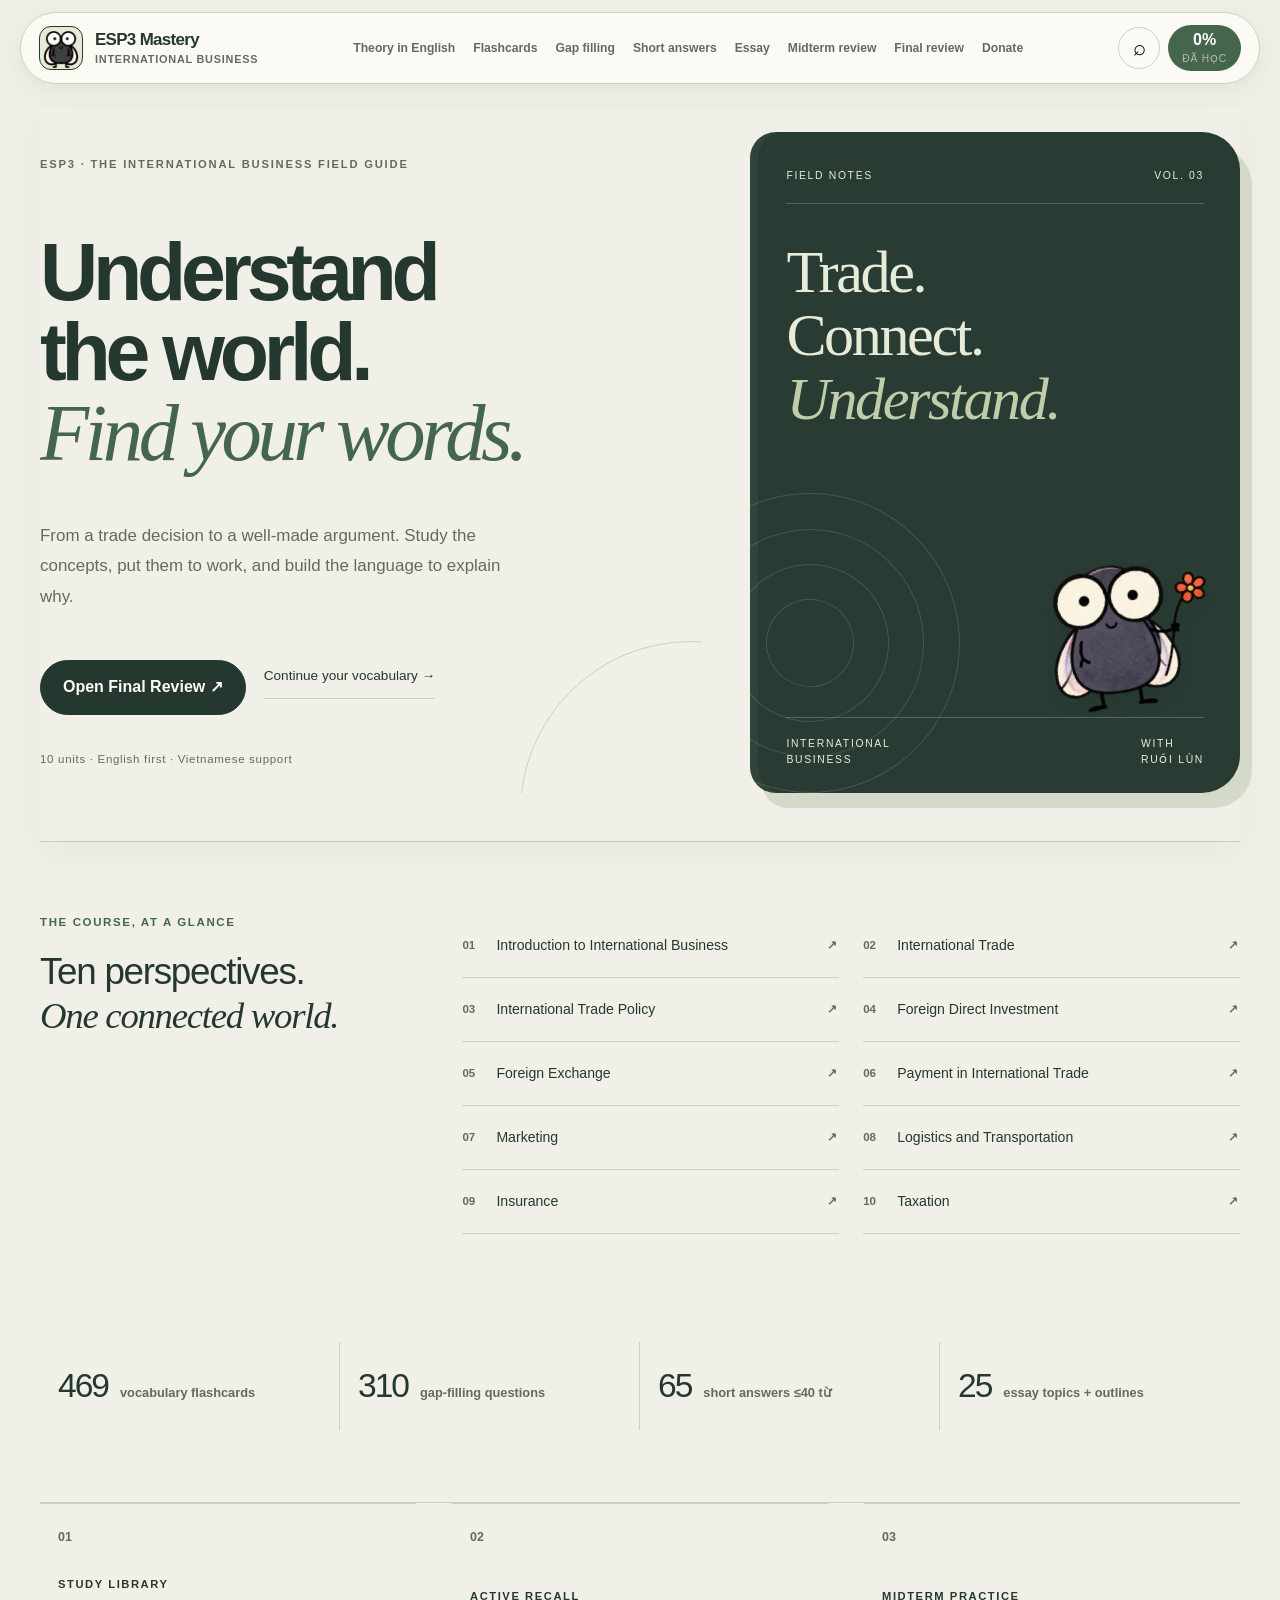
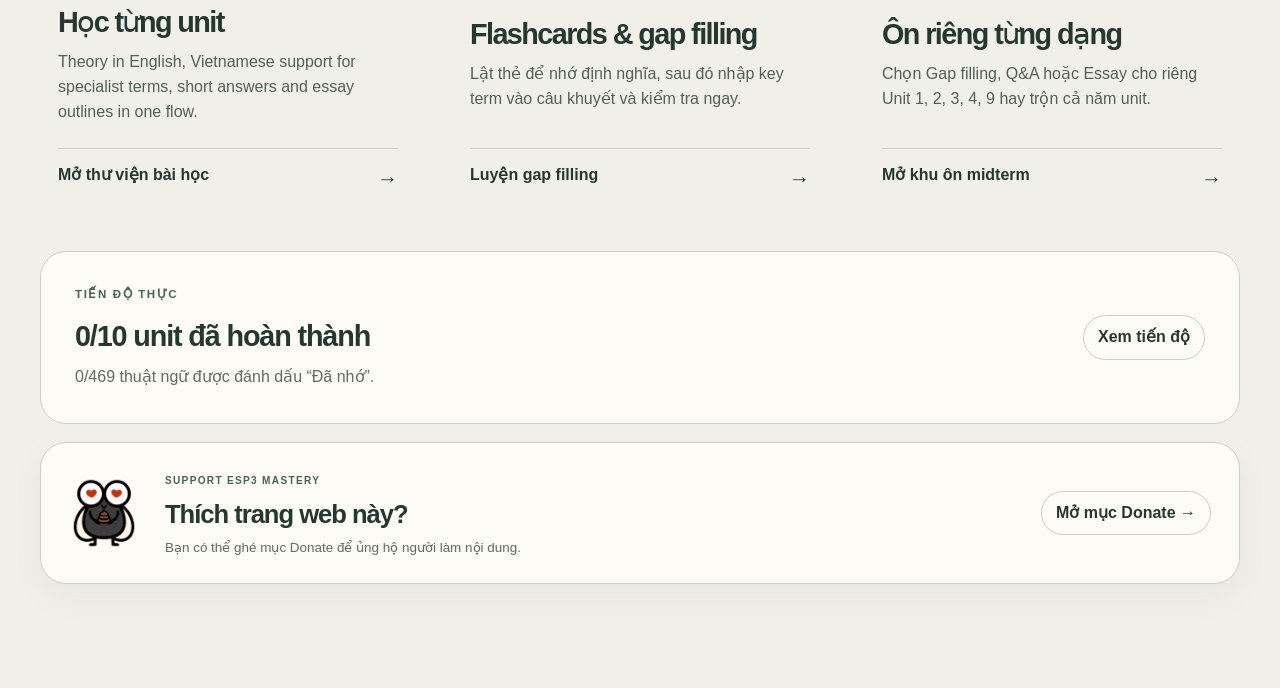
<file: index.html>
<!doctype html>
<html lang="vi">
<head>
  <meta charset="utf-8">
  <meta name="viewport" content="width=device-width, initial-scale=1">
  <meta name="theme-color" content="#fff7f0">
  <meta name="description" content="ESP3 Mastery — English-first International Business theory, key terms, gap filling, short answers, essays and exam practice for all 10 units.">
  <title>ESP3 Mastery · International Business</title>
  <link rel="icon" type="image/svg+xml" href="data:image/svg+xml,%3Csvg xmlns='http://www.w3.org/2000/svg' viewBox='0 0 64 64'%3E%3Crect width='64' height='64' rx='17' fill='%23ffd8c8'/%3E%3Ctext x='32' y='41' text-anchor='middle' font-family='Arial' font-size='25' font-weight='900' fill='%23251f1c'%3EE3%3C/text%3E%3C/svg%3E">
  <link rel="stylesheet" href="styles.css?v=20261002-wordbox">
</head>
<body>
  <header class="topbar">
    <a class="brand" href="#dashboard" aria-label="ESP3 Mastery home">
      <span class="brand-mark brand-fly"><img data-mascot="neutral" src="[data-uri]" alt="ESP3 fly mascot"></span>
      <span><strong>ESP3 Mastery</strong><small>International Business</small></span>
    </a>
    <nav class="desktop-nav" aria-label="Điều hướng chính">
      <a href="#learn">Theory in English</a>
      <a href="#flashcards">Flashcards</a>
      <a href="#gaps">Gap filling</a>
      <a href="#practice">Short answers</a>
      <a href="#essay">Essay</a>
      <a href="#mock-test">Midterm review</a>
      <a href="#final">Final review</a>
      <a href="#donate">Donate</a>
    </nav>
    <div class="header-actions">
      <button class="icon-btn" id="searchButton" aria-label="Tìm kiếm" title="Tìm kiếm (Ctrl/⌘ K)">⌕</button>
      <button class="progress-chip" data-route="progress"><span id="headerProgress">0%</span><small>đã học</small></button>
      <button class="menu-btn" id="menuButton" aria-label="Mở menu">☰</button>
    </div>
  </header>

  <main id="app" tabindex="-1"></main>

  <dialog id="searchDialog" class="search-dialog">
    <form method="dialog" class="search-head">
      <div><small>TÌM TRONG TOÀN BỘ 10 UNIT</small><h2>Tìm thuật ngữ hoặc chủ đề</h2></div>
      <button aria-label="Đóng">ESC</button>
    </form>
    <label class="search-box"><span>⌕</span><input id="searchInput" type="search" placeholder="Ví dụ: comparative advantage, bill of exchange…" autocomplete="off"></label>
    <div id="searchResults" class="search-results"></div>
  </dialog>

  <div id="toast" class="toast" role="status" aria-live="polite"></div>
  <script src="mascots.js"></script>
  <script src="data.js?v=esp3-vocab-469"></script>
  <script src="final-data.js?v=20261002-wordbox"></script>
  <script src="app.js?v=20261002-wordbox"></script>
</body>
</html>
</file>
<file: styles.css>
:root {
  --ink: #11100e;
  --paper: #f7f6f1;
  --paper-2: #eeece5;
  --white: #ffffff;
  --blue: #0000ee;
  --yellow: #ffdf43;
  --orange: #ff7043;
  --mint: #bdf8da;
  --pink: #ffd4e5;
  --muted: #6e6a62;
  --line: #d8d5cc;
  --radius: 18px;
  --shadow: 0 18px 50px rgba(17,16,14,.09);
  font-family: Inter, ui-sans-serif, -apple-system, BlinkMacSystemFont, "Segoe UI", sans-serif;
  color: var(--ink);
  background: var(--paper);
}

* { box-sizing: border-box; }
html { scroll-behavior: smooth; }
body { margin: 0; min-width: 320px; background: var(--paper); font-size: 16px; line-height: 1.55; }
button, input, textarea, select { font: inherit; }
button, a, select { -webkit-tap-highlight-color: transparent; }
button { cursor: pointer; }
a { color: inherit; text-decoration: none; }
[hidden] { display: none !important; }

.topbar {
  position: sticky; top: 0; z-index: 30;
  min-height: 78px; padding: 0 max(24px, calc((100vw - 1440px)/2));
  display: grid; grid-template-columns: auto 1fr auto; align-items: center; gap: 32px;
  background: rgba(247,246,241,.94); border-bottom: 1px solid var(--ink); backdrop-filter: blur(14px);
}
.brand { display: inline-flex; align-items: center; gap: 12px; min-width: max-content; }
.brand-mark { width: 44px; height: 44px; display: grid; place-items: center; border-radius: 12px; background: var(--ink); color: var(--yellow); font-weight: 950; letter-spacing: -.08em; }
.brand > span:last-child { display: grid; line-height: 1.05; }
.brand strong { font-size: 1.06rem; letter-spacing: -.035em; }
.brand small { margin-top: 5px; color: var(--muted); font-size: .68rem; font-weight: 800; letter-spacing: .11em; text-transform: uppercase; }
.desktop-nav { justify-self: center; display: flex; align-items: center; gap: 4px; }
.desktop-nav a { padding: 10px 12px; border-radius: 9px; color: #37342f; font-size: .88rem; font-weight: 750; }
.desktop-nav a:hover { background: var(--white); color: var(--blue); }
.header-actions { display: flex; align-items: center; gap: 8px; }
.icon-btn, .menu-btn { width: 42px; height: 42px; border: 1px solid var(--ink); border-radius: 50%; background: transparent; font-size: 1.35rem; }
.menu-btn { display: none; }
.progress-chip { height: 46px; padding: 5px 14px; display: grid; place-items: center; border: 0; border-radius: 99px; background: var(--ink); color: white; line-height: 1; }
.progress-chip span { font-weight: 900; }
.progress-chip small { margin-top: 3px; color: #bdb9ae; font-size: .64rem; text-transform: uppercase; letter-spacing: .08em; }

#app { min-height: calc(100vh - 78px); outline: none; }
.page { width: min(1380px, calc(100% - 48px)); margin: 0 auto; padding: 56px 0 90px; }
.page-head { display: flex; justify-content: space-between; align-items: end; gap: 36px; margin-bottom: 42px; }
.page-head > div:first-child { max-width: 900px; }
.eyebrow { display: block; margin-bottom: 10px; color: var(--blue); font-size: .72rem; font-weight: 900; letter-spacing: .16em; text-transform: uppercase; }
.page-head h1 { margin: 0; font-size: clamp(2.35rem, 5vw, 5rem); line-height: .92; letter-spacing: -.065em; font-weight: 950; }
.page-head p { max-width: 770px; margin: 18px 0 0; color: var(--muted); font-size: 1.05rem; }
.page-actions { display: flex; gap: 10px; }

.dashboard-page { padding-top: 28px; }
.dashboard-page > .page-head { margin-bottom: 24px; padding: 14px 0; border-bottom: 1px solid var(--line); }
.dashboard-page > .page-head h1 { font-size: 1rem; letter-spacing: -.02em; }
.dashboard-page > .page-head p { margin-top: 6px; font-size: .86rem; }
.dashboard-intro { min-height: 540px; display: grid; grid-template-columns: 1fr 1.05fr; overflow: hidden; border: 1px solid var(--ink); border-radius: 28px; background: var(--yellow); }
.dashboard-copy { padding: clamp(38px, 6vw, 88px); display: flex; flex-direction: column; justify-content: center; }
.kicker { width: fit-content; margin-bottom: 24px; padding: 7px 11px; border: 1px solid var(--ink); border-radius: 99px; font-size: .7rem; font-weight: 900; letter-spacing: .13em; }
.dashboard-copy h2 { margin: 0; max-width: 650px; font-size: clamp(3rem, 6vw, 6.8rem); line-height: .86; letter-spacing: -.075em; font-weight: 950; }
.dashboard-copy h2 em { color: var(--blue); font-family: Georgia, serif; font-weight: 500; }
.dashboard-copy p { max-width: 620px; margin: 28px 0 0; font-size: 1.08rem; font-weight: 600; }
.course-map { padding: clamp(24px, 4vw, 58px); display: grid; grid-template-columns: 1fr 1fr; align-content: center; gap: 12px; background: var(--ink); }
.map-node { min-height: 76px; padding: 13px 14px; display: grid; grid-template-columns: 38px 1fr auto; align-items: center; gap: 10px; text-align: left; border: 1px solid #44413c; border-radius: 13px; background: #1c1a17; color: white; }
.map-node:hover { border-color: var(--yellow); transform: translateY(-1px); }
.map-node b { color: var(--yellow); font-size: .82rem; }
.map-node span { font-size: .84rem; font-weight: 750; line-height: 1.2; }
.map-node small { color: #99938a; font-size: .55rem; font-weight: 900; letter-spacing: .08em; }
.map-node.core { border-color: #5b594e; }
.map-node.core small { color: var(--yellow); }
.map-node.done { background: #123923; border-color: var(--mint); }

.stat-row { display: grid; grid-template-columns: repeat(4,1fr); margin: 24px 0; border: 1px solid var(--ink); border-radius: var(--radius); background: white; overflow: hidden; }
.stat-row div { padding: 26px; display: flex; align-items: baseline; gap: 12px; border-right: 1px solid var(--ink); }
.stat-row div:last-child { border-right: 0; }
.stat-row strong { font-size: 2.1rem; letter-spacing: -.06em; }
.stat-row span { color: var(--muted); font-size: .8rem; font-weight: 700; }
.three-spaces { display: grid; grid-template-columns: repeat(3,1fr); gap: 18px; }
.space-card { min-height: 390px; padding: 28px; display: flex; flex-direction: column; border: 1px solid var(--ink); border-radius: 22px; }
.space-card.yellow { background: #ffe989; }
.space-card.blue { background: var(--blue); color: white; }
.space-card.dark { background: var(--ink); color: white; }
.space-number { font-size: .78rem; font-weight: 900; }
.space-card > div { margin: auto 0; }
.space-card small { font-size: .7rem; font-weight: 900; letter-spacing: .14em; }
.space-card h3 { margin: 10px 0 12px; font-size: 2.2rem; line-height: 1; letter-spacing: -.055em; }
.space-card p { margin: 0; opacity: .78; }
.space-card > button { padding: 14px 0; display: flex; justify-content: space-between; border: 0; border-top: 1px solid currentColor; background: transparent; color: inherit; font-weight: 850; text-align: left; }
.space-card > button span { font-size: 1.3rem; }
.resume-panel { margin-top: 18px; padding: 34px; display: flex; justify-content: space-between; align-items: center; gap: 28px; border: 1px solid var(--ink); border-radius: 22px; background: white; }
.resume-panel h2 { margin: 0 0 6px; font-size: 1.8rem; letter-spacing: -.04em; }
.resume-panel p { margin: 0; color: var(--muted); }

.unit-grid { display: grid; grid-template-columns: repeat(2,1fr); gap: 18px; }
.unit-card { min-height: 330px; padding: 28px; display: flex; flex-direction: column; border: 1px solid var(--ink); border-radius: 20px; background: white; transition: transform .2s, box-shadow .2s; }
.unit-card:hover { transform: translateY(-3px); box-shadow: var(--shadow); }
.unit-card.complete { background: #edfff5; }
.unit-card-top { display: flex; justify-content: space-between; color: var(--blue); font-size: .68rem; font-weight: 900; letter-spacing: .13em; }
.unit-card-top b { padding: 4px 8px; border-radius: 99px; background: var(--paper-2); color: var(--ink); font-size: .58rem; }
.unit-card h2 { margin: 28px 0 12px; font-size: clamp(1.7rem,3vw,2.7rem); line-height: 1; letter-spacing: -.05em; }
.unit-card p { margin: 0; color: var(--muted); }
.unit-counts { margin: 26px 0; display: flex; flex-wrap: wrap; gap: 7px; }
.unit-counts span { padding: 5px 9px; border: 1px solid var(--line); border-radius: 99px; color: #555149; font-size: .7rem; font-weight: 700; }
.unit-card > button { margin-top: auto; padding: 14px 0 0; display: flex; justify-content: space-between; border: 0; border-top: 1px solid var(--ink); background: transparent; color: var(--ink); font-weight: 850; }

.unit-layout { display: grid; grid-template-columns: 280px minmax(0,1fr); gap: 42px; align-items: start; }
.unit-sidebar { position: sticky; top: 104px; padding: 22px; border: 1px solid var(--ink); border-radius: var(--radius); background: var(--ink); color: white; }
.unit-sidebar label, .flash-toolbar label, .practice-toolbar label, .essay-library-head label { display: grid; gap: 7px; font-size: .7rem; font-weight: 900; letter-spacing: .09em; text-transform: uppercase; }
select { min-height: 45px; padding: 8px 38px 8px 11px; border: 1px solid currentColor; border-radius: 9px; background: white; color: var(--ink); font-weight: 700; }
.unit-mini-progress { margin: 20px 0 15px; display: flex; align-items: center; gap: 8px; color: #c9c5bb; font-size: .73rem; }
.unit-mini-progress i { width: 9px; height: 9px; border-radius: 50%; background: #5b5750; }
.unit-mini-progress i.done { background: var(--mint); box-shadow: 0 0 0 4px rgba(189,248,218,.14); }
.unit-sidebar p { color: #c9c5bb; font-size: .85rem; }
.complete-btn { width: 100%; margin-top: 12px; padding: 12px; border: 1px solid var(--yellow); border-radius: 9px; background: transparent; color: var(--yellow); font-weight: 850; }
.complete-btn.done { background: var(--mint); border-color: var(--mint); color: var(--ink); }
.tabs { position: sticky; top: 78px; z-index: 10; display: flex; gap: 6px; margin-bottom: 28px; padding: 8px; border: 1px solid var(--ink); border-radius: 13px; background: rgba(247,246,241,.96); backdrop-filter: blur(12px); }
.tabs button { flex: 1; min-height: 43px; border: 0; border-radius: 8px; background: transparent; color: #625e56; font-size: .82rem; font-weight: 800; }
.tabs button.active { background: var(--ink); color: white; }
.section-intro { margin-bottom: 22px; padding: 26px; display: flex; align-items: center; gap: 18px; border: 1px solid var(--ink); border-radius: var(--radius); background: var(--yellow); }
.section-intro > span { font-size: 2rem; font-weight: 950; letter-spacing: -.05em; }
.section-intro > div { flex: 1; }
.section-intro h2 { margin: 0; font-size: 1.55rem; letter-spacing: -.04em; }
.section-intro p { margin: 5px 0 0; font-size: .88rem; }
.theory-stack { display: grid; gap: 14px; }
.theory-card { padding: 30px; display: grid; grid-template-columns: 54px 1fr; gap: 20px; border: 1px solid var(--ink); border-radius: var(--radius); background: white; }
.theory-index { width: 42px; height: 42px; display: grid; place-items: center; border-radius: 50%; background: var(--blue); color: white; font-size: .75rem; font-weight: 900; }
.theory-card h3 { margin: 2px 0 12px; font-size: 1.45rem; letter-spacing: -.035em; }
.theory-card p { margin: 0; font-size: 1.02rem; }
.theory-card ul { margin: 20px 0 0; padding: 0; list-style: none; display: grid; gap: 8px; }
.theory-card li { padding: 10px 12px 10px 34px; position: relative; border-radius: 8px; background: var(--paper); color: #4f4b44; font-size: .9rem; }
.theory-card li::before { content: "→"; position: absolute; left: 12px; color: var(--blue); font-weight: 900; }
.next-step { margin-top: 22px; padding: 26px; display: grid; grid-template-columns: auto 1fr auto; align-items: center; gap: 20px; border-radius: var(--radius); background: var(--ink); color: white; }
.next-step > span { color: var(--yellow); font-size: .68rem; font-weight: 900; letter-spacing: .1em; text-transform: uppercase; }
.next-step button { padding: 11px 14px; border: 1px solid var(--yellow); border-radius: 8px; background: transparent; color: var(--yellow); font-weight: 800; }

.inline-search, .search-box { margin-bottom: 18px; display: flex; align-items: center; gap: 10px; padding: 0 16px; border: 1px solid var(--ink); border-radius: 12px; background: white; }
.inline-search input, .search-box input { width: 100%; height: 52px; border: 0; outline: 0; background: transparent; }
.term-table { border: 1px solid var(--ink); border-radius: var(--radius); background: white; overflow: hidden; }
.term-table article { padding: 22px; display: grid; grid-template-columns: 46px 1fr 14px; gap: 14px; border-bottom: 1px solid var(--line); }
.term-table article:last-child { border-bottom: 0; }
.term-no { color: var(--blue); font-size: .72rem; font-weight: 900; }
.term-table h3 { margin: 0 0 5px; font-size: 1.08rem; }
.term-table p { margin: 0; color: #47433d; }
.term-table small { display: block; margin-top: 7px; color: var(--blue); font-weight: 750; }
.term-badges { display: flex; flex-wrap: wrap; gap: 6px; margin-bottom: 7px; }
.term-badges span { padding: 3px 7px; border-radius: 99px; background: var(--lavender); color: var(--blue); font-size: .55rem; font-weight: 900; letter-spacing: .08em; }
.term-badges span + span { background: var(--paper-2); color: var(--muted); }
.status-dot { width: 10px; height: 10px; margin-top: 7px; border: 1px solid #aaa69e; border-radius: 50%; }
.status-dot.mastered { background: #0c9b55; border-color: #0c9b55; }
.solid-btn, .outline-btn { min-height: 42px; padding: 9px 14px; border-radius: 9px; font-weight: 800; }
.solid-btn { border: 1px solid var(--ink); background: var(--ink); color: white; }
.outline-btn { border: 1px solid var(--ink); background: transparent; color: var(--ink); }
.outline-btn:hover, .solid-btn:hover { transform: translateY(-1px); }

.gap-list { display: grid; gap: 14px; }
.gap-card { padding: 24px; border: 1px solid var(--ink); border-radius: var(--radius); background: white; }
.gap-card h3 { margin: 20px 0; font-size: 1.2rem; line-height: 1.45; }
.gap-entry { display: grid; grid-template-columns: minmax(0,1fr) auto; gap: 10px; }
.gap-entry input { width: 100%; min-height: 46px; padding: 10px 13px; border: 1px solid var(--line); border-radius: 9px; background: #fbfaf7; color: var(--ink); outline: 0; }
.gap-entry input.correct { border-color: #148954; background: #effcf5; }
.gap-entry input.wrong { border-color: #c64035; background: #fff3f1; }
.gap-feedback { margin-top: 13px; padding: 13px 15px; display: flex; align-items: center; gap: 12px; border-radius: 10px; }
.gap-feedback.correct { border: 1px solid #89cbaa; background: #effcf5; }
.gap-feedback.wrong { border: 1px solid #e2a39b; background: #fff3f1; }
.gap-feedback img { width: 56px; height: 56px; object-fit: contain; }
.gap-feedback div { display: grid; gap: 2px; }
.gap-feedback small, .gap-result small { color: var(--blue); font-size: .63rem; font-weight: 900; letter-spacing: .12em; }
.gap-feedback strong { font-size: 1.03rem; }
.gap-feedback p { margin: 2px 0 0; color: var(--muted); font-size: .78rem; }

.gap-score { display: grid; text-align: center; }
.gap-score strong { font-size: 1.25rem; }
.gap-score span { color: var(--muted); font-size: .72rem; font-weight: 750; }
.gap-stage { max-width: 940px; margin: 0 auto; padding: clamp(26px,5vw,54px); border: 1px solid var(--ink); border-radius: var(--radius); background: linear-gradient(145deg, #fff, #fff8ed); box-shadow: var(--shadow); }
.gap-stage > h2 { margin: 35px 0 24px; font-size: clamp(1.65rem,3.3vw,3rem); line-height: 1.18; letter-spacing: -.04em; }
.gap-word-bank { margin-bottom: 20px; padding: 16px; border: 1px dashed #aa9c91; border-radius: 12px; background: #fffaf5; }
.gap-word-bank > small { display: block; margin-bottom: 10px; color: var(--blue); font-size: .62rem; font-weight: 900; letter-spacing: .13em; }
.gap-word-bank > div { display: flex; flex-wrap: wrap; gap: 7px; }
.gap-word-bank button { padding: 7px 10px; border: 1px solid var(--line); border-radius: 99px; background: white; color: var(--ink); font-size: .78rem; font-weight: 750; }
.gap-word-bank button:hover:not(:disabled) { border-color: var(--blue); color: var(--blue); }
.gap-word-bank button:disabled { opacity: .55; }
.gap-entry.large input { min-height: 54px; font-size: 1rem; }
.gap-result { position: relative; margin-top: 18px; min-height: 112px; padding: 22px 118px 22px 22px; display: grid; align-content: center; border-radius: 12px; }
.gap-result.correct { border: 1px solid #78bf99; background: #e9faef; }
.gap-result.wrong { border: 1px solid #e0a095; background: #fff0ed; }
.gap-result > strong { display: block; margin-top: 4px; font-size: 1.35rem; }
.gap-result > p { margin: 5px 0 0; color: var(--muted); font-size: .82rem; }

.short-list, .essay-list, .essay-library { display: grid; gap: 18px; }
.short-card, .essay-card, .practice-stage { padding: 28px; border: 1px solid var(--ink); border-radius: var(--radius); background: white; }
.question-label { display: flex; justify-content: space-between; gap: 16px; color: var(--blue); font-size: .65rem; font-weight: 900; letter-spacing: .12em; }
.question-label b { color: var(--muted); }
.short-card h3, .essay-card h3 { margin: 22px 0; font-size: 1.35rem; line-height: 1.3; letter-spacing: -.025em; }
textarea { width: 100%; padding: 15px; resize: vertical; border: 1px solid var(--line); border-radius: 10px; background: #fbfaf7; color: var(--ink); line-height: 1.55; outline: 0; }
textarea:focus, input:focus, select:focus { border-color: var(--blue); box-shadow: 0 0 0 3px rgba(0,0,238,.09); }
.answer-controls { margin-top: 10px; display: flex; justify-content: space-between; align-items: center; gap: 14px; }
.answer-controls > span, .exam-short label > span, .essay-counter { color: var(--muted); font-size: .74rem; font-weight: 800; }
.answer-controls .over, .exam-short label > span.over { color: #d12d2d; }
.model-answer { margin-top: 18px; padding: 20px; border-left: 5px solid var(--blue); background: #eeeeff; }
.model-answer small, .thesis small { color: var(--blue); font-size: .65rem; font-weight: 900; letter-spacing: .12em; }
.model-answer p { margin: 7px 0 0; font-size: 1rem; font-weight: 650; }
.model-answer.large ul { margin: 16px 0 0; color: #4f4b44; }
.essay-card > button { margin-bottom: 8px; }
.essay-outline { margin-top: 14px; padding: 22px; border: 1px solid var(--ink); border-radius: 12px; background: var(--paper); }
.thesis { padding-bottom: 18px; border-bottom: 1px solid var(--line); }
.thesis p { margin: 7px 0 0; font-size: 1.02rem; font-weight: 700; }
.essay-outline ol { margin: 18px 0 0; padding-left: 24px; display: grid; gap: 10px; }

.flash-toolbar, .practice-toolbar, .essay-library-head { margin-bottom: 22px; padding: 16px; display: flex; justify-content: space-between; align-items: end; gap: 16px; border: 1px solid var(--ink); border-radius: 14px; background: white; }
.flash-toolbar label, .practice-toolbar label { min-width: min(440px,50vw); }
.flash-count { display: flex; align-items: baseline; }
.flash-count strong { font-size: 1.7rem; }
.flash-count span { color: var(--muted); }
.flash-workspace { width: min(850px,100%); margin: 0 auto; }
.flash-progress { margin-bottom: 14px; display: grid; grid-template-columns: auto 1fr; align-items: center; gap: 16px; color: var(--muted); font-size: .78rem; font-weight: 750; }
.flash-progress i, .progress-units i { height: 7px; display: block; overflow: hidden; border-radius: 99px; background: #dedbd3; }
.flash-progress b, .progress-units i b { height: 100%; display: block; background: #0c9b55; }
.flash-card { width: 100%; min-height: 430px; padding: 34px; position: relative; display: flex; flex-direction: column; border: 1px solid var(--ink); border-radius: 28px; background: var(--yellow); color: var(--ink); box-shadow: var(--shadow); text-align: left; }
.flash-card.flipped { background: var(--blue); color: white; }
.flash-unit { font-size: .7rem; font-weight: 900; letter-spacing: .11em; }
.flash-side { flex: 1; display: flex; flex-direction: column; align-items: center; justify-content: center; text-align: center; }
.flash-side small { font-size: .68rem; font-weight: 900; letter-spacing: .15em; }
.flash-side strong { max-width: 720px; margin: 18px 0; font-size: clamp(2rem,5vw,4.8rem); line-height: 1.02; letter-spacing: -.055em; }
.flash-side p { margin: 0 0 18px; font-size: 1.05rem; font-weight: 750; }
.flash-side em { margin-top: 20px; opacity: .62; font-size: .78rem; }
.flash-source { margin-top: 4px; padding: 5px 9px; border: 1px solid currentColor; border-radius: 99px; opacity: .72; font-size: .61rem; font-weight: 850; letter-spacing: .08em; }
.flash-card .back { display: none; }
.flash-card.flipped .front { display: none; }
.flash-card.flipped .back { display: flex; }
.flash-card.flipped .back strong { font-size: clamp(1.45rem,3.2vw,2.65rem); line-height: 1.22; }
.flash-actions { margin-top: 18px; display: grid; grid-template-columns: 1fr 52px 52px 1fr; gap: 10px; }
.flash-actions button { min-height: 50px; border: 1px solid var(--ink); border-radius: 10px; background: white; font-weight: 850; }
.flash-actions .review-btn.selected { background: var(--pink); }
.flash-actions .master-btn.selected { background: var(--mint); }
.flash-actions .prev-btn, .flash-actions .next-btn { font-size: 1.2rem; }

.practice-stage { max-width: 940px; margin: 0 auto; padding: clamp(26px,5vw,54px); }
.practice-stage h2 { margin: 35px 0; font-size: clamp(1.8rem,4vw,3.5rem); line-height: 1.08; letter-spacing: -.05em; }
.stage-nav { margin-top: 28px; display: flex; justify-content: space-between; }
.essay-library-head > p { margin: 0; max-width: 700px; color: var(--muted); }
.essay-library-head label { min-width: 330px; }
.essay-library { grid-template-columns: repeat(2,1fr); }
.essay-library .essay-card { min-height: 260px; }

.exam-setup { display: grid; grid-template-columns: .95fr 1.05fr; border: 1px solid var(--ink); border-radius: 26px; overflow: hidden; background: white; }
.exam-brief { padding: clamp(32px,6vw,72px); display: flex; flex-direction: column; justify-content: center; background: var(--ink); color: white; }
.exam-brief > span { color: var(--yellow); font-size: .7rem; font-weight: 900; letter-spacing: .14em; }
.exam-brief > strong { margin-top: 20px; font-size: clamp(7rem,14vw,13rem); line-height: .72; letter-spacing: -.09em; color: var(--yellow); }
.exam-brief > h2 { margin: 18px 0 38px; font-size: 2rem; }
.score-map { display: grid; grid-template-columns: repeat(3,1fr); border-top: 1px solid #5c5750; }
.score-map div { padding: 20px 10px 0 0; display: flex; gap: 8px; }
.score-map b { font-size: 1.7rem; color: var(--yellow); }
.score-map span { color: #bbb6ad; font-size: .68rem; line-height: 1.3; }
.exam-options { padding: clamp(32px,6vw,72px); }
.exam-options h2 { margin: 0 0 24px; font-size: 2rem; letter-spacing: -.04em; }
.scope-option { margin-bottom: 10px; padding: 17px; display: flex; gap: 12px; align-items: center; border: 1px solid var(--line); border-radius: 12px; cursor: pointer; }
.scope-option.selected { border-color: var(--blue); background: #eeeeff; }
.scope-option span { display: grid; }
.scope-option small { color: var(--muted); }
.exam-rules { margin: 28px 0; padding-left: 22px; color: #5c5851; }
.start-exam, .submit-exam { min-height: 52px; padding: 12px 20px; border: 1px solid var(--ink); border-radius: 10px; background: var(--yellow); color: var(--ink); font-weight: 900; }
.last-result { margin: 15px 0 0; color: var(--muted); font-size: .8rem; }
.exam-page { width: min(1160px,calc(100% - 48px)); }
.exam-live-bar { position: sticky; top: 78px; z-index: 15; margin-bottom: 18px; padding: 13px 18px; display: grid; grid-template-columns: auto 1fr auto; align-items: center; gap: 35px; border: 1px solid var(--ink); border-radius: 13px; background: var(--ink); color: white; box-shadow: 0 10px 30px rgba(17,16,14,.16); }
.exam-live-bar div { display: grid; }
.exam-live-bar span { color: #aaa59c; font-size: .57rem; font-weight: 900; letter-spacing: .12em; }
.exam-live-bar strong { color: var(--yellow); font-size: 1.15rem; }
.submit-exam { justify-self: end; min-height: 43px; }
.exam-paper { display: grid; gap: 20px; }
.paper-section { padding: clamp(24px,5vw,52px); border: 1px solid var(--ink); border-radius: 20px; background: white; }
.paper-section > header { display: flex; justify-content: space-between; align-items: start; gap: 18px; padding-bottom: 20px; border-bottom: 2px solid var(--ink); }
.paper-section header span { color: var(--blue); font-size: .65rem; font-weight: 900; letter-spacing: .14em; }
.paper-section h2 { margin: 3px 0 0; font-size: 2rem; letter-spacing: -.05em; }
.paper-section > header > strong { font-size: .82rem; }
.paper-section > p { color: var(--muted); }
.term-questions { margin-top: 28px; display: grid; gap: 18px; }
.term-questions label { display: grid; grid-template-columns: 34px 1fr; gap: 14px; }
.term-questions label > span { width: 30px; height: 30px; display: grid; place-items: center; border-radius: 50%; background: var(--ink); color: white; font-size: .72rem; font-weight: 900; }
.term-questions p { margin: 2px 0 9px; }
.term-questions input { width: min(520px,100%); min-height: 43px; padding: 9px 12px; border: 1px solid var(--line); border-radius: 8px; background: #fbfaf7; }
.exam-short { margin-top: 28px; display: grid; gap: 24px; }
.exam-short label { display: grid; gap: 10px; }
.exam-short b { font-size: 1.04rem; }
.exam-short label > span { justify-self: end; }
.essay-choices { margin: 24px 0; display: grid; grid-template-columns: 1fr 1fr; gap: 12px; }
.essay-choices label { min-height: 150px; padding: 18px; display: flex; gap: 12px; border: 1px solid var(--line); border-radius: 12px; cursor: pointer; }
.essay-choices label.selected { border: 2px solid var(--blue); background: #eeeeff; }
.essay-choices span { display: grid; gap: 7px; }
.essay-choices b { color: var(--blue); font-size: .7rem; letter-spacing: .1em; text-transform: uppercase; }
.exam-essay-box { min-height: 420px; }
.essay-counter { margin-top: 8px; text-align: right; }
.essay-counter.under { color: #b45023; }

.result-hero { padding: 38px; display: flex; justify-content: space-between; align-items: center; border: 1px solid var(--ink); border-radius: 20px; background: var(--yellow); }
.result-hero > div { display: flex; align-items: baseline; gap: 14px; flex-wrap: wrap; }
.result-hero span { width: 100%; font-size: .7rem; font-weight: 900; letter-spacing: .13em; }
.result-hero strong { font-size: 4.5rem; letter-spacing: -.07em; }
.result-hero p { margin: 0; }
.result-note { margin: 16px 0 26px; padding: 20px; border-left: 5px solid var(--blue); background: #eeeeff; }
.result-note p { margin: 5px 0 0; color: #4f4b44; }
.review-section { margin-top: 24px; }
.review-section > header { margin-bottom: 12px; display: flex; align-items: baseline; gap: 14px; }
.review-section header span { color: var(--blue); font-size: .67rem; font-weight: 900; letter-spacing: .12em; }
.review-section h2 { margin: 0; font-size: 1.8rem; }
.review-terms, .short-review { display: grid; gap: 9px; }
.review-terms article { padding: 16px; display: grid; grid-template-columns: 34px 1fr; gap: 12px; border: 1px solid var(--line); border-radius: 10px; background: white; }
.review-terms article > span { font-size: 1.3rem; font-weight: 900; }
.review-terms article.correct > span { color: #0c9b55; }
.review-terms article.wrong > span { color: #d12d2d; }
.review-terms p { margin: 0 0 5px; }
.review-terms small { color: var(--muted); }
.review-terms strong { display: block; color: var(--blue); }
.short-review article, .essay-review { padding: 24px; border: 1px solid var(--ink); border-radius: 14px; background: white; }
.short-review h3, .essay-review h3 { margin: 0 0 15px; }
.short-review article > div { padding: 14px; border-radius: 8px; background: var(--paper); }
.short-review article > div + div { margin-top: 8px; }
.short-review article > .model { background: #eeeeff; }
.short-review small { color: var(--blue); font-size: .65rem; font-weight: 900; letter-spacing: .1em; }
.short-review p { margin: 5px 0 0; }
.essay-review > ol { display: grid; gap: 8px; }
.rubric-grid { margin-top: 22px; display: grid; grid-template-columns: repeat(4,1fr); border: 1px solid var(--ink); }
.rubric-grid div { padding: 14px; display: grid; border-right: 1px solid var(--ink); }
.rubric-grid div:last-child { border: 0; }
.rubric-grid b { color: var(--blue); }
.rubric-grid span { color: var(--muted); font-size: .75rem; }

.progress-hero { display: grid; grid-template-columns: repeat(3,1fr); border: 1px solid var(--ink); border-radius: 20px; overflow: hidden; }
.progress-hero > div { min-height: 230px; padding: 30px; display: flex; flex-direction: column; justify-content: center; border-right: 1px solid var(--ink); background: white; }
.progress-hero > div:first-child { background: var(--yellow); }
.progress-hero > div:last-child { border: 0; }
.progress-hero span { font-size: .66rem; font-weight: 900; letter-spacing: .13em; }
.progress-hero strong { font-size: 4.2rem; line-height: 1; letter-spacing: -.07em; }
.progress-hero p { margin: 9px 0 0; color: var(--muted); }
.progress-units { margin-top: 20px; border: 1px solid var(--ink); border-radius: 18px; background: white; overflow: hidden; }
.progress-units article { padding: 19px; display: grid; grid-template-columns: 44px 1fr auto; align-items: center; gap: 16px; border-bottom: 1px solid var(--line); }
.progress-units article:last-child { border: 0; }
.progress-units article > span { color: var(--blue); font-weight: 900; }
.progress-units h3 { margin: 0 0 8px; font-size: 1rem; }
.progress-units small { color: var(--muted); }
.progress-units article > strong { font-size: .75rem; }
.reset-row { margin-top: 20px; padding: 20px; display: flex; justify-content: space-between; align-items: center; border: 1px solid var(--line); border-radius: 12px; }
.reset-row p { margin: 0; color: var(--muted); }
.danger-btn { padding: 10px 14px; border: 1px solid #b51f1f; border-radius: 8px; background: transparent; color: #b51f1f; font-weight: 800; }

.search-dialog { width: min(850px,calc(100% - 32px)); max-height: min(760px,calc(100vh - 32px)); padding: 0; border: 1px solid var(--ink); border-radius: 20px; background: var(--paper); box-shadow: 0 30px 100px rgba(0,0,0,.28); }
.search-dialog::backdrop { background: rgba(17,16,14,.58); backdrop-filter: blur(5px); }
.search-head { padding: 22px; display: flex; justify-content: space-between; gap: 20px; border-bottom: 1px solid var(--ink); }
.search-head small { color: var(--blue); font-weight: 900; letter-spacing: .12em; }
.search-head h2 { margin: 3px 0 0; font-size: 1.6rem; }
.search-head button { align-self: start; padding: 7px 10px; border: 1px solid var(--ink); border-radius: 7px; background: transparent; font-size: .7rem; font-weight: 900; }
.search-box { margin: 18px; }
.search-results { padding: 0 18px 18px; display: grid; gap: 8px; }
.search-results button { padding: 15px; display: grid; gap: 3px; border: 1px solid var(--line); border-radius: 10px; background: white; color: var(--ink); text-align: left; }
.search-results button:hover { border-color: var(--blue); }
.search-results span { color: var(--blue); font-size: .62rem; font-weight: 900; letter-spacing: .1em; }
.search-results p { margin: 0; color: var(--muted); font-size: .8rem; }
.search-empty { padding: 38px; text-align: center; color: var(--muted); }
.toast { position: fixed; right: 22px; bottom: 22px; z-index: 60; padding: 12px 16px; transform: translateY(20px); opacity: 0; pointer-events: none; border-radius: 9px; background: var(--ink); color: white; transition: .2s; }
.toast.show { transform: translateY(0); opacity: 1; }

@media (max-width: 1050px) {
  .desktop-nav { position: fixed; inset: 78px 0 auto 0; display: none; padding: 16px 24px 24px; flex-direction: column; align-items: stretch; background: var(--paper); border-bottom: 1px solid var(--ink); }
  .menu-open .desktop-nav { display: flex; }
  .menu-btn { display: block; }
  .dashboard-intro { grid-template-columns: 1fr; }
  .dashboard-copy { min-height: 450px; }
  .course-map { grid-template-columns: repeat(2,1fr); }
  .three-spaces { grid-template-columns: 1fr; }
  .space-card { min-height: 300px; }
  .unit-layout { grid-template-columns: 1fr; }
  .unit-sidebar { position: static; }
  .tabs { top: 78px; }
  .essay-library { grid-template-columns: 1fr; }
}

@media (max-width: 760px) {
  .topbar { min-height: 70px; padding: 0 16px; gap: 10px; }
  .brand small { display: none; }
  .brand-mark { width: 40px; height: 40px; }
  .progress-chip { display: none; }
  .desktop-nav { top: 70px; }
  .page { width: min(100% - 28px,1380px); padding: 35px 0 64px; }
  .page-head { margin-bottom: 28px; align-items: start; }
  .page-head h1 { font-size: clamp(2.35rem,13vw,4rem); }
  .dashboard-copy { min-height: 390px; padding: 34px 24px; }
  .dashboard-copy h2 { font-size: clamp(3rem,15vw,5.2rem); }
  .course-map { padding: 18px; grid-template-columns: 1fr; }
  .map-node { min-height: 66px; }
  .stat-row { grid-template-columns: 1fr 1fr; }
  .stat-row div { padding: 18px; border-bottom: 1px solid var(--ink); }
  .stat-row div:nth-child(2) { border-right: 0; }
  .stat-row div:nth-child(3), .stat-row div:nth-child(4) { border-bottom: 0; }
  .stat-row strong { font-size: 1.65rem; }
  .unit-grid { grid-template-columns: 1fr; }
  .unit-card { min-height: 300px; padding: 22px; }
  .tabs { top: 70px; overflow-x: auto; justify-content: start; }
  .tabs button { flex: 0 0 auto; padding: 0 14px; }
  .section-intro { align-items: start; flex-wrap: wrap; padding: 20px; }
  .theory-card { padding: 22px; grid-template-columns: 1fr; }
  .next-step { grid-template-columns: 1fr; }
  .term-table article { grid-template-columns: 38px 1fr 10px; padding: 17px 13px; }
  .question-label { align-items: start; }
  .answer-controls { align-items: stretch; flex-direction: column; }
  .gap-entry { grid-template-columns: 1fr; }
  .gap-result { padding-right: 20px; }
  .flash-toolbar, .practice-toolbar, .essay-library-head { align-items: stretch; flex-direction: column; }
  .flash-toolbar label, .practice-toolbar label, .essay-library-head label { min-width: 0; }
  .flash-card { min-height: 360px; padding: 23px; }
  .flash-actions { grid-template-columns: 1fr 1fr; }
  .flash-actions .review-btn, .flash-actions .master-btn { grid-row: 2; }
  .exam-setup { grid-template-columns: 1fr; }
  .exam-brief { min-height: 480px; }
  .score-map { gap: 5px; }
  .exam-options { padding: 28px 20px; }
  .exam-page { width: min(100% - 20px,1160px); }
  .exam-live-bar { top: 70px; grid-template-columns: auto 1fr; gap: 14px; }
  .exam-live-bar .submit-exam { grid-column: 1/-1; width: 100%; }
  .essay-choices { grid-template-columns: 1fr; }
  .paper-section { padding: 22px 17px; }
  .result-hero { align-items: stretch; flex-direction: column; }
  .rubric-grid { grid-template-columns: 1fr 1fr; }
  .rubric-grid div:nth-child(2) { border-right: 0; }
  .rubric-grid div:nth-child(-n+2) { border-bottom: 1px solid var(--ink); }
  .progress-hero { grid-template-columns: 1fr; }
  .progress-hero > div { min-height: 160px; border-right: 0; border-bottom: 1px solid var(--ink); }
  .progress-units article { grid-template-columns: 36px 1fr; }
  .progress-units article > strong { grid-column: 2; }
  .resume-panel, .reset-row { align-items: stretch; flex-direction: column; }
}

@media print {
  .topbar, .page-head, .exam-live-bar, .toast { display: none !important; }
  body, :root { background: white; }
  .page, .exam-page { width: 100%; padding: 0; }
  .paper-section { break-inside: avoid; box-shadow: none; }
}

/* Friendly mascot layer inspired by the supplied Finance and Econometrics sites. */
:root {
  --ink: #251f1c;
  --paper: #fff8f2;
  --paper-2: #f3e8df;
  --blue: #6f55d8;
  --yellow: #ffd866;
  --orange: #ef704f;
  --mint: #c8f1d9;
  --pink: #ffd8e7;
  --muted: #71645d;
  --line: #ddcec4;
  --lavender: #e5ddff;
  --peach: #ffd8c8;
  --shadow: 0 18px 48px rgba(66, 43, 31, .10);
}

body {
  background:
    radial-gradient(circle at 8% 16%, rgba(255,216,200,.50), transparent 21rem),
    radial-gradient(circle at 91% 72%, rgba(229,221,255,.55), transparent 24rem),
    var(--paper);
}
.topbar { background: rgba(255,248,242,.94); }
.brand-mark.brand-fly {
  padding: 3px;
  overflow: hidden;
  border: 1px solid var(--ink);
  background: linear-gradient(145deg, var(--peach), var(--lavender));
}
.brand-fly img { display: block; width: 100%; height: 100%; object-fit: contain; }
.progress-chip { background: var(--blue); }
.page-head { align-items: center; }
.page-head > div:first-child { min-width: 0; }
.page-head-side {
  flex: 0 0 150px;
  display: flex;
  flex-direction: column;
  align-items: flex-end;
  gap: 12px;
}
.page-mascot {
  display: block;
  width: 112px;
  height: 112px;
  object-fit: contain;
  filter: drop-shadow(0 12px 18px rgba(61,42,34,.15));
  animation: mascot-breathe 4.8s ease-in-out infinite;
}

.mascot-float-layer { display: none; pointer-events: none; }
.floating-fly {
  position: fixed;
  z-index: 4;
  display: block;
  width: 84px;
  height: 84px;
  object-fit: contain;
  opacity: .78;
  pointer-events: none;
  user-select: none;
  filter: drop-shadow(0 12px 18px rgba(61,42,34,.14));
  animation: mascot-float 5.6s ease-in-out infinite;
}
@media (min-width: 1540px) and (min-height: 720px) {
  .mascot-float-layer { display: block; }
  .fly-left-top { left: max(14px, calc((100vw - 1380px)/2 - 94px)); top: 24vh; transform: rotate(-7deg); }
  .fly-right-mid { right: max(14px, calc((100vw - 1380px)/2 - 94px)); top: 44vh; animation-delay: -1.7s; transform: rotate(7deg); }
  .fly-left-bottom { left: max(16px, calc((100vw - 1380px)/2 - 90px)); bottom: 7vh; animation-delay: -3.2s; transform: rotate(4deg); }
}

.dashboard-intro { position: relative; background: linear-gradient(145deg, #ffe386, #ffd2bf); box-shadow: var(--shadow); }
.dashboard-copy { position: relative; }
.gap-release {
  width: fit-content;
  margin-top: 10px;
  padding: 6px 10px;
  display: block;
  border-radius: 99px;
  background: var(--blue);
  color: white;
  font-size: .62rem;
  font-weight: 900;
  letter-spacing: .1em;
}
.dashboard-copy h2 em { color: var(--blue); }
.dashboard-copy p { max-width: 560px; }
.dashboard-mascot {
  position: absolute;
  top: 26px;
  right: 28px;
  width: 112px;
  height: 112px;
  object-fit: contain;
  filter: drop-shadow(0 10px 18px rgba(61,42,34,.16));
  transform: rotate(5deg);
}
.space-card { position: relative; overflow: hidden; box-shadow: var(--shadow); }
.space-card.blue { background: var(--blue); }
.space-card.yellow { background: #ffe58a; }
.space-card.dark { background: #2b2522; }
.space-number { position: relative; z-index: 2; }
.space-mascot {
  position: absolute;
  top: 18px;
  right: 20px;
  width: 90px;
  height: 90px;
  object-fit: contain;
  filter: drop-shadow(0 10px 16px rgba(0,0,0,.13));
  transform: rotate(5deg);
}

.unit-card { position: relative; overflow: hidden; border-color: #cdbdb3; box-shadow: 0 9px 26px rgba(61,42,34,.06); }
.unit-card h2 { padding-right: 82px; }
.unit-card-mascot {
  position: absolute;
  top: 61px;
  right: 20px;
  width: 72px;
  height: 72px;
  object-fit: contain;
  opacity: .95;
  transform: rotate(4deg);
}
.unit-sidebar { background: #2b2522; }
.sidebar-mascot {
  display: block;
  width: 92px;
  height: 92px;
  margin: -2px auto 14px;
  object-fit: contain;
  filter: drop-shadow(0 10px 15px rgba(0,0,0,.23));
  animation: mascot-breathe 4.8s ease-in-out infinite;
}
.tabs { background: rgba(255,248,242,.96); }
.section-intro { background: linear-gradient(120deg, #ffe58a, #ffd6c6); box-shadow: 0 8px 24px rgba(61,42,34,.07); }
.section-mascot { width: 82px; height: 82px; object-fit: contain; margin: -14px 0; }

.lesson-roadmap {
  position: relative;
  margin-bottom: 18px;
  padding: 24px;
  display: grid;
  grid-template-columns: 190px minmax(0,1fr) 105px;
  align-items: center;
  gap: 24px;
  overflow: hidden;
  border: 1px solid var(--ink);
  border-radius: var(--radius);
  background: linear-gradient(135deg, #2b2522 0 68%, var(--lavender) 68% 100%);
  color: white;
}
.lesson-roadmap > div span { color: #ffdca0; font-size: .67rem; font-weight: 900; letter-spacing: .13em; }
.lesson-roadmap h3 { margin: 7px 0 0; font-size: 1.45rem; line-height: 1.05; letter-spacing: -.035em; }
.lesson-roadmap ol { margin: 0; padding: 0; display: grid; grid-template-columns: repeat(2,minmax(0,1fr)); gap: 8px 18px; list-style: none; }
.lesson-roadmap li { display: grid; grid-template-columns: 30px 1fr; gap: 7px; align-items: start; color: #eee7e1; font-size: .83rem; line-height: 1.35; }
.lesson-roadmap li b { color: #ffdca0; font-size: .68rem; }
.lesson-roadmap > img { width: 98px; height: 98px; object-fit: contain; filter: drop-shadow(0 8px 14px rgba(0,0,0,.18)); }
.theory-card { border-color: #cdbdb3; box-shadow: 0 9px 26px rgba(61,42,34,.06); }
.theory-card p { line-height: 1.72; }
.theory-card li { background: #fff5ee; }
.theory-index { background: var(--blue); }
.next-step { grid-template-columns: 66px auto minmax(0,1fr) auto; background: #2b2522; }
.next-step > img { width: 62px; height: 62px; object-fit: contain; }

.model-answer, .essay-outline { position: relative; padding-right: 118px; }
.feedback-mascot {
  position: absolute;
  top: 16px;
  right: 18px;
  width: 78px;
  height: 78px;
  object-fit: contain;
  pointer-events: none;
  filter: drop-shadow(0 8px 12px rgba(61,42,34,.12));
}
.flash-card { overflow: hidden; background: linear-gradient(145deg, #ffe386, #ffd2bf); }
.flash-card.flipped { background: linear-gradient(145deg, #7056d8, #4d3a9e); }
.flash-mascot {
  position: absolute;
  right: 24px;
  bottom: 18px;
  width: 96px;
  height: 96px;
  object-fit: contain;
  opacity: .9;
  filter: drop-shadow(0 8px 14px rgba(0,0,0,.14));
}
.exam-brief { position: relative; overflow: hidden; background: #2b2522; }
.exam-mascot { position: absolute; top: 26px; right: 26px; width: 112px; height: 112px; object-fit: contain; }
.result-hero { position: relative; padding-left: 138px; background: linear-gradient(135deg, #ffe486, #ffd7c8); }
.result-mascot { position: absolute; left: 24px; width: 92px; height: 92px; object-fit: contain; }

.midterm-review-hero {
  margin-bottom: 18px;
  padding: clamp(24px,4vw,44px);
  display: grid;
  grid-template-columns: minmax(0,1fr) 130px;
  align-items: center;
  gap: 24px;
  overflow: hidden;
  border: 1px solid var(--ink);
  border-radius: 24px;
  background: linear-gradient(135deg, #2b2522 0 72%, var(--yellow) 72% 100%);
  color: white;
  box-shadow: var(--shadow);
}
.midterm-review-hero span { color: var(--yellow); font-size: .68rem; font-weight: 900; letter-spacing: .14em; }
.midterm-review-hero h2 { margin: 7px 0 12px; color: white; font-size: clamp(2rem,4vw,4rem); letter-spacing: -.06em; }
.midterm-review-hero p { max-width: 760px; margin: 0; color: #d6cec7; line-height: 1.55; }
.midterm-review-hero img { width: 118px; height: 118px; object-fit: contain; filter: drop-shadow(0 10px 16px rgba(0,0,0,.2)); }

.midterm-controls {
  margin-bottom: 30px;
  padding: 16px;
  border: 1px solid var(--ink);
  border-radius: 20px;
  background: white;
  box-shadow: 0 9px 26px rgba(61,42,34,.06);
}
.midterm-mode-switch { display: grid; grid-template-columns: repeat(3,minmax(0,1fr)); gap: 10px; }
.midterm-mode-switch button {
  min-height: 112px;
  padding: 16px;
  display: grid;
  grid-template-columns: 60px 1fr;
  align-items: center;
  gap: 13px;
  border: 1px solid var(--line);
  border-radius: 14px;
  background: var(--paper);
  color: var(--ink);
  text-align: left;
}
.midterm-mode-switch button:hover { border-color: var(--blue); transform: translateY(-1px); }
.midterm-mode-switch button.active { border-color: var(--ink); background: var(--yellow); box-shadow: inset 0 0 0 1px var(--ink); }
.midterm-mode-switch button:nth-child(2).active { background: var(--lavender); }
.midterm-mode-switch button:nth-child(3).active { background: var(--peach); }
.midterm-mode-switch img { width: 58px; height: 58px; object-fit: contain; }
.midterm-mode-switch span { min-width: 0; display: grid; gap: 2px; }
.midterm-mode-switch small { color: var(--blue); font-size: .61rem; font-weight: 900; letter-spacing: .12em; }
.midterm-mode-switch strong { font-size: 1.05rem; }
.midterm-mode-switch em { color: var(--muted); font-size: .72rem; font-style: normal; }
.midterm-filter-row {
  margin-top: 14px;
  padding: 14px 4px 0;
  display: flex;
  justify-content: space-between;
  align-items: end;
  gap: 24px;
  border-top: 1px solid var(--line);
}
.midterm-filter-row label { min-width: min(520px,55vw); }
.midterm-filter-row > div { display: grid; justify-items: end; text-align: right; }
.midterm-filter-row > div span { color: var(--blue); font-size: .6rem; font-weight: 900; letter-spacing: .12em; }
.midterm-filter-row > div strong { margin-top: 4px; font-size: .84rem; }

.midterm-question-bank { display: grid; gap: 36px; }
.midterm-unit-group { scroll-margin-top: 96px; }
.midterm-unit-head {
  padding: 20px 22px;
  display: flex;
  justify-content: space-between;
  align-items: center;
  gap: 18px;
  border: 1px solid var(--ink);
  border-radius: 16px 16px 0 0;
  background: #2b2522;
  color: white;
}
.midterm-unit-head span { color: var(--yellow); font-size: .63rem; font-weight: 900; letter-spacing: .13em; }
.midterm-unit-head h2 { margin: 5px 0 0; color: white; font-size: clamp(1.35rem,2.5vw,2.1rem); letter-spacing: -.045em; }
.midterm-unit-head > b { flex: 0 0 auto; padding: 7px 11px; border: 1px solid #665e57; border-radius: 99px; color: #d8d0c9; font-size: .68rem; }
.exam-direction { margin: 0 0 14px; padding: 15px 22px; border: 1px solid var(--ink); border-top: 0; border-radius: 0 0 12px 12px; background: var(--yellow); font-size: .84rem; font-weight: 750; }
.midterm-unit-group .gap-list, .midterm-unit-group .short-list, .midterm-unit-group .essay-list { margin-top: 0; }

.donate-banner {
  margin-top: 18px;
  padding: 24px 28px;
  display: grid;
  grid-template-columns: 76px minmax(0,1fr) auto;
  align-items: center;
  gap: 20px;
  border: 1px solid var(--ink);
  border-radius: 22px;
  background: linear-gradient(120deg, var(--pink), var(--lavender));
  box-shadow: var(--shadow);
}
.donate-banner > img { width: 70px; height: 70px; object-fit: contain; }
.donate-banner span, .donate-copy > span { color: var(--blue); font-size: .63rem; font-weight: 900; letter-spacing: .13em; }
.donate-banner h2 { margin: 3px 0; font-size: 1.6rem; letter-spacing: -.04em; }
.donate-banner p { margin: 0; color: var(--muted); font-size: .84rem; }

.donate-shell {
  display: grid;
  grid-template-columns: minmax(0,.85fr) minmax(420px,1.15fr);
  overflow: hidden;
  border: 1px solid var(--ink);
  border-radius: 28px;
  background: white;
  box-shadow: var(--shadow);
}
.donate-copy {
  padding: clamp(32px,6vw,76px);
  display: flex;
  flex-direction: column;
  justify-content: center;
  background: #2b2522;
  color: white;
}
.donate-copy > span { color: var(--yellow); }
.donate-copy > h2 { margin: 14px 0 18px; font-size: clamp(2.4rem,5vw,5.4rem); line-height: .92; letter-spacing: -.065em; }
.donate-copy > p { max-width: 560px; margin: 0; color: #d6cec7; font-size: 1.02rem; line-height: 1.65; }
.donate-thank-you {
  margin-top: 34px;
  padding: 16px;
  display: grid;
  grid-template-columns: 64px 1fr;
  align-items: center;
  gap: 14px;
  border: 1px solid #625a54;
  border-radius: 15px;
  background: #39322e;
}
.donate-thank-you img { width: 62px; height: 62px; object-fit: contain; }
.donate-thank-you div { display: grid; gap: 4px; }
.donate-thank-you small { color: var(--yellow); font-size: .61rem; font-weight: 900; letter-spacing: .12em; }
.donate-thank-you strong { font-size: 1rem; }
.donate-image-card { margin: 0; padding: clamp(22px,4vw,48px); display: grid; place-items: center; gap: 14px; background: linear-gradient(145deg, #ffe58a, #ffd6c6); }
.donate-image-card > img { display: block; width: min(100%,620px); max-height: 760px; object-fit: contain; border: 1px solid var(--ink); border-radius: 18px; background: white; box-shadow: 0 20px 50px rgba(61,42,34,.18); }
.donate-image-card figcaption { padding: 7px 12px; border: 1px solid var(--ink); border-radius: 99px; background: white; font-size: .72rem; font-weight: 850; }

@keyframes mascot-float {
  0%,100% { margin-top: 0; }
  50% { margin-top: -11px; }
}
@keyframes mascot-breathe {
  0%,100% { transform: translateY(0) rotate(-2deg); }
  50% { transform: translateY(-5px) rotate(2deg); }
}
@media (prefers-reduced-motion: reduce) {
  .floating-fly, .page-mascot, .sidebar-mascot { animation: none; }
}
@media (max-width: 900px) {
  .dashboard-mascot { width: 84px; height: 84px; top: 18px; right: 18px; }
  .lesson-roadmap { grid-template-columns: 160px 1fr; background: #2b2522; }
  .lesson-roadmap > img { display: none; }
  .page-head-side { flex-basis: 100px; }
  .page-mascot { width: 88px; height: 88px; }
  .midterm-mode-switch { grid-template-columns: 1fr; }
  .midterm-mode-switch button { min-height: 92px; }
  .donate-shell { grid-template-columns: 1fr; }
  .donate-copy { min-height: 430px; }
}
@media (max-width: 700px) {
  .page-head { align-items: flex-start; }
  .page-head-side { flex: 0 0 72px; }
  .page-mascot { width: 70px; height: 70px; }
  .dashboard-mascot { position: static; width: 90px; height: 90px; margin: 18px 0 -14px; }
  .space-mascot { width: 76px; height: 76px; }
  .unit-card-mascot { width: 62px; height: 62px; }
  .section-mascot { width: 68px; height: 68px; margin: -8px 0; }
  .lesson-roadmap { grid-template-columns: 1fr; }
  .lesson-roadmap ol { grid-template-columns: 1fr; }
  .next-step { grid-template-columns: 58px 1fr; }
  .next-step strong, .next-step button { grid-column: 1 / -1; }
  .next-step > img { width: 54px; height: 54px; }
  .model-answer, .essay-outline { padding-right: 20px; }
  .feedback-mascot { position: static; float: right; width: 62px; height: 62px; margin: 0 0 8px 12px; }
  .flash-mascot { width: 70px; height: 70px; }
  .exam-mascot { width: 86px; height: 86px; top: 20px; right: 18px; }
  .result-hero { padding-left: 34px; }
  .result-mascot { position: static; width: 78px; height: 78px; }
  .midterm-review-hero { grid-template-columns: 1fr 76px; padding: 24px 20px; background: #2b2522; }
  .midterm-review-hero img { width: 76px; height: 76px; }
  .midterm-controls { padding: 10px; }
  .midterm-mode-switch button { grid-template-columns: 48px 1fr; padding: 13px; }
  .midterm-mode-switch img { width: 46px; height: 46px; }
  .midterm-filter-row { align-items: stretch; flex-direction: column; }
  .midterm-filter-row label { min-width: 0; width: 100%; }
  .midterm-filter-row > div { justify-items: start; text-align: left; }
  .midterm-unit-head { align-items: flex-start; flex-direction: column; }
  .donate-banner { grid-template-columns: 58px 1fr; padding: 20px; }
  .donate-banner > img { width: 54px; height: 54px; }
  .donate-banner > button { grid-column: 1 / -1; width: 100%; }
  .donate-copy { min-height: 0; padding: 34px 24px; }
  .donate-image-card { padding: 18px; }
}

@media print {
  .mascot-float-layer, .page-mascot, .dashboard-mascot, .space-mascot, .unit-card-mascot,
  .sidebar-mascot, .section-mascot, .feedback-mascot, .flash-mascot, .exam-mascot, .result-mascot { display: none !important; }
}

/* ESP3 editorial system — shared language, purpose-specific learning layouts. */
:root {
  --ink: #25382f; --paper: #f1f0e8; --paper-2: #e5e7dc; --white: #fcfbf5;
  --blue: #44664d; --yellow: #dce4bd; --orange: #8d6c4a; --mint: #d9e7d7; --pink: #e7dfd2;
  --muted: #626b61; --line: #cbd0c2; --radius: 18px;
  --surface: #fcfbf5; --accent: #44664d; --accent-soft: #e5ebd8; --error: #9b493c;
  --space-1: 6px; --space-2: 12px; --space-3: 18px; --space-4: 24px;
  --space-5: 36px; --space-6: 48px; --space-7: 72px; --space-8: 104px;
  --radius-sm: 8px; --radius-md: 14px; --radius-lg: 26px; --radius-xl: 38px; --radius-pill: 999px;
  --shadow: 0 12px 35px #25382f0b; --shadow-nav: 0 7px 24px #25382f12;
  --font-ui: -apple-system, BlinkMacSystemFont, "Segoe UI", sans-serif;
  --font-reading: Georgia, "Times New Roman", serif;
  --transition: 160ms ease;
  font-family: var(--font-ui);
}
body { color: var(--ink); }
button, a, summary { transition: background var(--transition), color var(--transition), border-color var(--transition); }
:focus-visible { outline: 3px solid var(--accent); outline-offset: 4px; }
input,textarea,select { max-width:100%; border-color:var(--line); border-radius:var(--radius-md); }
textarea { line-height:1.7; }
.topbar { top:var(--space-2); width:calc(100% - 40px); max-width:1400px; margin:var(--space-2) auto 0; padding:var(--space-2) var(--space-3); min-height:70px; gap:var(--space-3); border:1px solid var(--line); border-radius:var(--radius-pill); background:#fcfbf5ed; box-shadow:var(--shadow-nav); }
.brand strong { letter-spacing:-.04em; }
.brand small { letter-spacing:.07em; }
.desktop-nav { gap:0; }
.desktop-nav a { padding:10px 9px; font-size:.76rem; font-weight:600; border-radius:var(--radius-pill); white-space:nowrap; color:var(--muted); }
.desktop-nav a.active { background:var(--ink); color:var(--white); }
.icon-btn,.menu-btn { border-color:var(--line); }
.page { width:min(1280px,calc(100% - 80px)); padding:var(--space-7) 0 var(--space-8); }
.page-head { margin-bottom:var(--space-6); align-items:center; }
.page-head h1 { font-size:clamp(2.5rem,5.4vw,5.2rem); font-weight:650; letter-spacing:-.06em; line-height:1.04; }
.page-head p { line-height:1.65; max-width:680px; }
h2,h3 { font-weight:650; }
.page-mascot { max-width:110px; max-height:110px; object-fit:contain; }
.eyebrow,.kicker { font-weight:650; letter-spacing:.14em; }
.solid-btn { background:var(--ink); color:var(--white); border-color:var(--ink); border-radius:var(--radius-pill); display:inline-flex; align-items:center; justify-content:center; gap:var(--space-2); }
.outline-btn { border-color:var(--line); border-radius:var(--radius-pill); display:inline-flex; align-items:center; justify-content:center; }
.solid-btn:hover { background:var(--accent); }
.outline-btn:hover { background:var(--accent-soft); }
.dashboard-page { padding-top:var(--space-4); }
.dashboard-page > .page-head { margin-bottom:var(--space-4); }
.dashboard-page > .page-head h1 { font-size:1.25rem; }
.dashboard-page > .page-head .page-mascot { display:none; }
.dashboard-intro { position:relative; min-height:620px; grid-template-columns:1.25fr .75fr; border:0; border-radius:var(--radius-xl); background:var(--surface); overflow:hidden; }
.dashboard-copy { position:relative; padding:var(--space-6); padding-bottom:190px; overflow:hidden; }
.dashboard-copy:after { content:""; position:absolute; width:340px; height:340px; border:1px solid var(--line); border-radius:50%; right:-160px; bottom:-190px; pointer-events:none; }
.dashboard-copy h2 { font-size:clamp(3rem,5.8vw,5.8rem); font-weight:600; line-height:.99; letter-spacing:-.065em; position:relative; z-index:1; }
.dashboard-copy h2 em { font-family:var(--font-reading); color:var(--accent); font-weight:400; }
.dashboard-copy p { max-width:480px; font-weight:400; font-size:1rem; margin-top:var(--space-4); }
.dashboard-copy .kicker { border:0; padding:0; margin-bottom:var(--space-4); }
.gap-release { background:transparent; border:0; color:var(--muted); font-size:.64rem; margin-bottom:var(--space-4); }
.hero-cta { align-self:flex-start; margin-top:var(--space-4); position:relative; z-index:2; padding:14px 22px; }
.dashboard-mascot { position:absolute; bottom:-12px; right:35px; width:200px; height:190px; object-fit:contain; transform:rotate(-8deg); opacity:1; }
.course-map { margin:var(--space-3); padding:var(--space-4); border-radius:var(--radius-lg); background:var(--ink); grid-template-columns:1fr; gap:0; }
.map-node,.map-node.core { background:transparent; border:0; border-bottom:1px solid #ffffff24; border-radius:0; min-height:48px; padding:var(--space-2) 0; grid-template-columns:30px 1fr auto; }
.map-node:last-child { border-bottom:0; }
.map-node:hover { background:#ffffff0a; transform:none; }
.map-node span { font-weight:500; font-size:.84rem; }
.map-node small { font-size:.5rem; }
.stat-row { margin:var(--space-5) 0 var(--space-7); border:0; border-radius:0; background:transparent; }
.stat-row div { padding:var(--space-3); border-color:var(--line); }
.stat-row strong { font-weight:500; }
.space-card,.space-card.yellow,.space-card.blue,.space-card.dark { border:0; border-top:1px solid var(--line); border-radius:0; background:transparent; color:var(--ink); min-height:330px; padding:var(--space-4) var(--space-3); }
.space-card h3 { font-size:1.8rem; font-weight:550; line-height:1.12; }
.space-mascot { opacity:.7; width:65px; height:65px; }
.resume-panel,.donate-banner { border-color:var(--line); background:var(--surface); border-radius:var(--radius-lg); }
.unit-grid { gap:var(--space-5); }
.unit-card { border:0; border-top:1px solid var(--line); border-radius:0; background:transparent; padding:var(--space-5) 0; }
.unit-card:hover { transform:none; box-shadow:none; }
.unit-card.complete { background:var(--accent-soft); }
.unit-card h2 { line-height:1.12; font-weight:550; }
.unit-layout { grid-template-columns:240px minmax(0,1fr); gap:var(--space-6); }
.unit-sidebar { border:0; background:var(--paper-2); color:var(--ink); border-radius:var(--radius-lg); }
.unit-sidebar p,.unit-mini-progress { color:var(--muted); }
.complete-btn { color:var(--accent); border-color:var(--accent); }
.tabs { border-color:var(--line); flex-wrap:wrap; }
.tabs button { border-radius:var(--radius-pill); font-weight:550; }
.theory-card { border:0; border-top:1px solid var(--line); border-radius:0; background:transparent; padding:var(--space-5) 0; }
.theory-card p,.theory-card li { font-family:var(--font-reading); font-size:1.13rem; line-height:1.8; }
.theory-card h3 { font-size:1.65rem; font-weight:600; }
.lesson-roadmap { border:0; background:var(--accent-soft); border-radius:var(--radius-lg); }
.term-table { display:grid; grid-template-columns:repeat(2,minmax(0,1fr)); column-gap:var(--space-5); background:transparent; border:0; border-radius:0; }
.term-table article { display:grid; grid-template-columns:1fr auto; padding:var(--space-4) 0; border-bottom:1px solid var(--line); align-items:start; background:transparent; }
.term-no { display:none; }
.term-table h3 { font-size:1.35rem; font-weight:650; }
.term-badges { flex-wrap:wrap; }
.term-badges span { background:transparent; padding:0; font-size:.58rem; }
.term-table small { color:var(--accent); }
.gap-list,.short-list,.essay-list { gap:var(--space-5); }
.gap-card,.short-card,.essay-card { background:var(--surface); border:1px solid var(--line); border-radius:var(--radius-lg); padding:var(--space-5); }
.gap-card h3,.short-card h3,.essay-card h3 { font-family:var(--font-reading); font-weight:400; line-height:1.6; font-size:1.45rem; }
.gap-card { box-shadow:none; }
.model-answer { border:0; border-left:3px solid var(--accent); background:var(--accent-soft); border-radius:0 var(--radius-md) var(--radius-md) 0; line-height:1.75; }
.essay-outline { background:var(--paper-2); border-color:var(--line); border-radius:var(--radius-md); }
.essay-card:has(.essay-outline:not([hidden])) { display:grid; grid-template-columns:1fr 1fr; gap:var(--space-4); }
.essay-card .question-label { grid-column:1/-1; }
.essay-card .essay-outline { grid-column:2; grid-row:2/4; }
.flash-card { border-color:var(--line); box-shadow:var(--shadow); background:var(--surface); }
.floating-fly,.page-mascot,.dashboard-mascot,.space-mascot { animation:none!important; }
.final-nav,.unit-pills { display:flex; flex-wrap:wrap; gap:var(--space-1); margin-bottom:var(--space-5); }
.final-nav { padding-bottom:var(--space-4); border-bottom:1px solid var(--line); }
.final-nav a,.unit-pills a { padding:10px 17px; border-radius:var(--radius-pill); font-size:.84rem; color:var(--muted); }
.final-nav a.active,.unit-pills a.active { background:var(--ink); color:var(--surface); }
.final-nav a:hover,.unit-pills a:hover { background:var(--accent-soft); color:var(--ink); }
.final-surface { padding:var(--space-6); background:var(--surface); border-radius:var(--radius-xl); margin-top:var(--space-4); }
.final-page h2 { font-size:clamp(1.65rem,3vw,2.6rem); letter-spacing:-.035em; line-height:1.15; margin:0 0 var(--space-4); }
.final-page h3 { font-size:1.35rem; letter-spacing:-.02em; line-height:1.35; }
.final-page p { line-height:1.75; }
.final-overview { display:grid; grid-template-columns:1fr 280px; gap:var(--space-6); align-items:center; padding:var(--space-6) 0; }
.final-overview h2 { font-size:clamp(2rem,4vw,4rem); font-weight:500; }
.final-overview h2 em { font-family:var(--font-reading); font-weight:400; }
.final-overview img { width:100%; max-height:300px; object-fit:contain; }
.final-overview p { max-width:600px; }
.final-scope { display:grid; grid-template-columns:repeat(3,1fr); gap:var(--space-5); margin:var(--space-5) 0 var(--space-7); }
.final-scope article { border-top:1px solid var(--line); padding-top:var(--space-4); }
.final-scope span { font-size:.7rem; letter-spacing:.12em; color:var(--muted); }
.final-scope a { text-decoration:underline; text-underline-offset:5px; }
.final-glossary { display:grid; grid-template-columns:repeat(2,minmax(0,1fr)); column-gap:var(--space-6); margin:var(--space-5) 0; }
.final-glossary article { padding:var(--space-5) 0; border-top:1px solid var(--line); }
.final-glossary h3 { margin:0; font-size:1.65rem; }
.final-glossary .eyebrow { font-size:.61rem; }
.translation { color:var(--accent); }
.original-example { font-family:var(--font-reading); font-style:italic; }
.original-example small { font-family:var(--font-ui); font-style:normal; display:block; color:var(--muted); font-size:.61rem; letter-spacing:.07em; margin-bottom:var(--space-1); }
.source-tag { display:block; color:var(--muted); font-family:var(--font-ui); font-size:.7rem; font-style:normal; line-height:1.5; margin-top:var(--space-2); }
.final-exercise { display:grid; grid-template-columns:minmax(0,1fr) 260px; gap:var(--space-6); background:var(--surface); padding:var(--space-6); margin:var(--space-5) 0; border-radius:var(--radius-xl); align-items:start; }
.exercise-main h3 { margin:0; font-size:1.8rem; }
.exercise-main ol { padding-left:var(--space-4); }
.exercise-main li { padding:var(--space-3) 0; border-bottom:1px solid var(--line); }
.exercise-main li label { display:block; font-family:var(--font-reading); font-size:1.15rem; line-height:1.7; }
.exercise-main input { display:block; width:100%; margin-top:var(--space-2); padding:12px; background:transparent; border:1px solid var(--line); font-family:var(--font-ui); font-size:.95rem; }
.word-bank { position:sticky; top:110px; padding:var(--space-4); background:var(--accent-soft); border-radius:var(--radius-lg); grid-column:2; grid-row:1; }
.word-bank ul { padding:0; list-style:none; margin-bottom:0; }
.word-bank li { padding:var(--space-2) 0; border-bottom:1px solid var(--line); font-size:.95rem; }
.word-bank li:last-child { border:0; }
.final-gap-feedback { font-family:var(--font-ui); font-size:.9rem; color:var(--accent); }
.final-exercise input.correct { border-color:var(--accent); background:var(--accent-soft); }
.final-exercise input.wrong { border-color:var(--error); }
.situation-workspace { display:grid; grid-template-columns:300px minmax(0,1fr); gap:var(--space-5); align-items:start; }
.concept-reference { position:sticky; top:110px; padding:var(--space-4); border-top:1px solid var(--line); max-height:calc(100vh - 140px); overflow:auto; }
.concept-reference p { font-size:.9rem; }
.scenario-nav { margin-top:var(--space-5); display:grid; }
.scenario-nav a { display:flex; gap:var(--space-3); padding:var(--space-2); font-size:.84rem; border-bottom:1px solid var(--line); }
.scenario-nav a.active { background:var(--accent-soft); border-radius:var(--radius-sm); }
.scenario-nav span { color:var(--accent); }
.scenario-sheet { padding:var(--space-6); background:var(--surface); border-radius:var(--radius-xl); margin-bottom:var(--space-4); }
.scenario-sheet h3 { font-size:1.8rem; }
.scenario-question { font-family:var(--font-reading); font-size:1.45rem; }
.reasoning-steps { display:flex; flex-wrap:wrap; gap:var(--space-2); margin:var(--space-5) 0; padding:var(--space-3) 0; border-block:1px solid var(--line); font-size:.7rem; color:var(--muted); }
.final-draft { display:block; font-size:.86rem; font-weight:600; }
.final-draft textarea { display:block; width:100%; padding:var(--space-3); margin-top:var(--space-2); border:1px solid var(--line); background:#ffffff6b; color:var(--ink); font-weight:400; resize:vertical; }
.final-draft small { display:block; font-weight:400; color:var(--muted); font-size:.69rem; margin:var(--space-2) 0; }
.review-action { margin-top:var(--space-4); }
.question-pagination { display:flex; align-items:center; justify-content:space-between; gap:var(--space-2); font-size:.75rem; }
.theory-reading { max-width:1000px; margin-inline:auto; }
.concept-section { padding:var(--space-5) 0; border-top:1px solid var(--line); }
.concept-section p { font-family:var(--font-reading); font-size:1.25rem; max-width:760px; }
.distinction { padding:var(--space-4) 0; border-top:1px solid var(--line); }
.distinction h3 span { font-family:var(--font-reading); font-style:italic; color:var(--muted); }
.distinction > div { display:grid; grid-template-columns:1fr 1fr; gap:var(--space-5); }
.trap-list li { padding-bottom:var(--space-3); }
.writing-workspace { display:grid; grid-template-columns:minmax(0,1.15fr) minmax(0,.85fr); gap:var(--space-6); align-items:start; }
.writing-desk { background:var(--surface); border-radius:var(--radius-xl); padding:var(--space-6); }
.final-page .essay-prompt { font-family:var(--font-reading); font-size:clamp(1.8rem,2.7vw,2.8rem); line-height:1.3; font-weight:400; letter-spacing:-.025em; }
.writing-desk textarea { min-height:420px; font-family:var(--font-reading); font-size:1.1rem; }
.writing-support { padding:var(--space-4) 0; }
.writing-support li { margin-bottom:var(--space-3); font-size:.95rem; line-height:1.75; }
.final-page details { border-bottom:1px solid var(--line); padding:var(--space-3) 0; }
.final-page summary { cursor:pointer; font-weight:600; line-height:1.5; }
.final-page details[open] > summary { color:var(--accent); margin-bottom:var(--space-3); }
.final-page details p { font-size:.96rem; }
.evidence { border-left:2px solid var(--accent); padding-left:var(--space-3); margin:var(--space-4) 0; }
.evidence a { text-decoration:underline; font-size:.76rem; overflow-wrap:anywhere; }
.video-link { display:block; font-size:.75rem; text-decoration:underline; margin-bottom:var(--space-2); overflow-wrap:anywhere; }
.practice-heading { padding:var(--space-5) 0; border-bottom:1px solid var(--line); margin-bottom:var(--space-6); }
.practice-heading nav { display:flex; flex-wrap:wrap; gap:var(--space-4); font-size:.8rem; }
.final-sets > section[id] { scroll-margin-top:110px; margin-top:var(--space-7); }
.final-sets .scenario-sheet { max-width:1000px; margin:var(--space-4) auto; }
.final-sets .page-mascot { display:none; }
.learning-return { display:flex; flex-wrap:wrap; justify-content:space-between; align-items:center; gap:var(--space-3); background:var(--accent-soft); padding:var(--space-3) var(--space-4); margin-bottom:var(--space-5); border-radius:var(--radius-md); font-size:.85rem; }
.theory-link { display:inline-block; background:none; border:0; padding:var(--space-2) 0; color:var(--accent); text-align:left; font-size:.83rem; text-decoration:underline; text-underline-offset:4px; }
@media(min-width:1440px){ .final-glossary { grid-template-columns:repeat(3,minmax(0,1fr)); column-gap:var(--space-5); } }
@media(max-width:1200px){
 .desktop-nav { display:none; }.menu-btn{display:block;}
 .menu-open .desktop-nav{display:grid;position:absolute;top:80px;left:0;right:0;grid-template-columns:repeat(2,1fr);background:var(--surface);padding:var(--space-3);border:1px solid var(--line);border-radius:var(--radius-lg);box-shadow:var(--shadow);}
 .desktop-nav a{font-size:.9rem;padding:var(--space-3);}.topbar{grid-template-columns:1fr auto;}
 .situation-workspace{grid-template-columns:260px minmax(0,1fr);}.scenario-sheet{padding:var(--space-5);}
 .dashboard-copy{padding:var(--space-5);padding-bottom:170px;}.writing-workspace{gap:var(--space-4);}.writing-desk{padding:var(--space-5);}
}
@media(max-width:800px){
 .page{width:calc(100% - 36px);padding-top:var(--space-5);}.page-head{gap:var(--space-3);margin-bottom:var(--space-5);}.page-head h1{font-size:2.6rem;}.page-mascot{width:65px;}.page-head-side{min-width:0;}
 .dashboard-intro{grid-template-columns:1fr;}.dashboard-copy{padding:var(--space-5);padding-bottom:150px;}.dashboard-copy h2{font-size:3.5rem;}.dashboard-mascot{width:160px;height:145px;right:25px;}.course-map{grid-template-columns:1fr 1fr;column-gap:var(--space-4);}.map-node{grid-template-columns:25px 1fr;}.map-node small{display:none;}
 .unit-layout{grid-template-columns:1fr;gap:var(--space-4);}.unit-sidebar{position:static;}.sidebar-mascot{width:65px;height:65px;}
 .final-surface,.final-exercise,.scenario-sheet,.writing-desk{padding:var(--space-4);border-radius:var(--radius-lg);}
 .final-exercise{grid-template-columns:1fr;gap:var(--space-4);}.word-bank{position:static;grid-column:1;grid-row:1;}.word-bank ul{display:flex;flex-wrap:wrap;gap:var(--space-2);}.word-bank li{border:0;padding:var(--space-1) var(--space-2);background:var(--surface);border-radius:var(--radius-sm);font-size:.85rem;}.word-bank p{margin:0;}
 .situation-workspace{grid-template-columns:1fr;}.concept-reference{position:static;max-height:none;padding:var(--space-3) 0;}.scenario-nav{grid-template-columns:1fr 1fr;margin-top:var(--space-4);}
 .writing-workspace{grid-template-columns:1fr;}.writing-support{padding:var(--space-4);}.writing-desk textarea{min-height:320px;}
 .final-overview{grid-template-columns:1fr 130px;gap:var(--space-3);}.final-scope{gap:var(--space-4);}.final-scope h3{font-size:1.2rem;}
 .term-table{column-gap:var(--space-4);}.essay-card:has(.essay-outline:not([hidden])){display:block;}.essay-outline{margin-top:var(--space-4);}
}
@media(max-width:520px){
 .topbar{width:calc(100% - 20px);top:10px;padding:8px 10px;gap:8px;min-height:64px;}.brand{gap:7px;}.brand strong{font-size:.95rem;}.brand small{font-size:.5rem;}.brand-mark{width:32px;height:32px;}.header-actions{gap:5px;}.icon-btn,.menu-btn{width:34px;height:34px;}.progress-chip{padding:5px 9px;height:36px;}.progress-chip small{font-size:.5rem;}
 .menu-open .desktop-nav{top:70px;grid-template-columns:1fr 1fr;}.desktop-nav a{padding:13px 8px;font-size:.83rem;}
 .page{width:calc(100% - 28px);}.page-head h1{font-size:2.3rem;}.page-head p{font-size:.9rem;}.page-head-side .page-mascot{width:48px;}.page-head{gap:8px;}
 .dashboard-copy{padding:var(--space-4);padding-bottom:140px;}.dashboard-copy h2{font-size:3.1rem;}.dashboard-copy p{font-size:.95rem;}.course-map{padding:var(--space-3);margin:var(--space-2);column-gap:var(--space-3);}.map-node span{font-size:.72rem;}.map-node{min-height:58px;}
 .stat-row{grid-template-columns:1fr 1fr;margin:var(--space-4) 0 var(--space-5);}.stat-row div{padding:var(--space-3);border-bottom:1px solid var(--line);}.stat-row div:nth-child(2){border-right:0;}.stat-row strong{font-size:1.8rem;}.stat-row span{font-size:.7rem;}
 .three-spaces,.unit-grid{grid-template-columns:1fr;}.space-card{min-height:260px;}.unit-card{padding:var(--space-4) 0;}.term-table,.final-glossary{grid-template-columns:1fr;}.final-glossary article{padding:var(--space-4) 0;}
 .final-nav{gap:4px;}.final-nav a,.unit-pills a{padding:9px 11px;font-size:.76rem;}.final-overview{grid-template-columns:1fr;position:relative;padding:var(--space-4) 0;}.final-overview img{width:95px;justify-self:end;}.final-overview h2{font-size:2.15rem;}.final-scope{grid-template-columns:1fr;margin-bottom:var(--space-5);}.final-scope article{padding-top:var(--space-3);}
 .scenario-question{font-size:1.22rem;}.scenario-sheet h3{font-size:1.6rem;}.scenario-nav a{font-size:.76rem;padding:var(--space-2) 6px;}.reasoning-steps{font-size:.63rem;}.answer-controls{flex-wrap:wrap;gap:var(--space-2);}.answer-controls button{flex:1;min-width:120px;font-size:.78rem;}
 .question-pagination{flex-wrap:wrap;justify-content:center;}.distinction>div{grid-template-columns:1fr;gap:0;}.final-page h2{font-size:1.7rem;}.final-page .essay-prompt{font-size:1.85rem;}.final-surface{padding:var(--space-4) var(--space-3);}.gap-card,.short-card,.essay-card{padding:var(--space-4);}.final-exercise{padding:var(--space-3);}.exercise-main h3{font-size:1.5rem;}.exercise-main>.outline-btn{margin-top:var(--space-2);}
 .writing-support{padding:var(--space-3) 0;}.source-tag{font-size:.65rem;}.learning-return{padding:var(--space-3);}.learning-return button{width:100%;}
}
@media(prefers-reduced-motion:reduce){html{scroll-behavior:auto;}*,*:before,*:after{animation:none!important;transition:none!important;}}
/* Integration corrections found by desktop/mobile route checks. */
body { background:var(--paper); }
.brand-mark.brand-fly { background:var(--accent-soft); }
.dashboard-mascot { top:auto; }
.section-intro { background:var(--accent-soft); box-shadow:none; border-color:var(--line); }
.unit-layout > *, .practice-toolbar > *, .flash-toolbar > *, .essay-library-head > * { min-width:0; }
.unit-sidebar select,.practice-toolbar select,.flash-toolbar select,.essay-library-head select { width:100%; }
@media(max-width:800px){.unit-layout{grid-template-columns:minmax(0,1fr);}}
.final-page .inline-search > span { white-space:nowrap; font-size:.8rem; }
.final-page .model-answer { padding-right:var(--space-4); }
.lesson-roadmap,.lesson-roadmap li,.lesson-roadmap h3 { color:var(--ink); }
.lesson-roadmap > div span,.lesson-roadmap li b { color:var(--accent); }
.theory-card { box-shadow:none; }
.theory-card li { background:transparent; border-bottom:1px solid var(--line); border-radius:0; }
.tabs { background:var(--surface); top:94px; }
.next-step { background:var(--ink); }
@media(max-width:520px){.tabs{top:84px;}}
#app[data-view^="final/sets"] .mascot-float-layer { display:none; }

/* Exam evidence remediation: document reading and exact theory targets. */
.concept-section, .exam-question { scroll-margin-top: 12rem; }
.theory-target { border-left: 3px solid var(--accent); padding-left: var(--space-4, 1.5rem); background: var(--surface); }
.concept-practice { display: flex; flex-wrap: wrap; gap: .75rem; margin-top: 1rem; }
.theory-process { padding-left: 1.5rem; line-height: 1.8; }
.big-idea, .theory-application { border-left: 2px solid var(--line); padding-left: 1rem; }
.exam-document { margin: 1.5rem 0; padding: 1.5rem; border: 1px solid var(--line); background: var(--surface); }
.exam-document h4 { margin-top: 0; font-family: var(--font-reading); font-size: 1.25rem; }
.exam-document dl { margin: 0; }
.exam-document dl > div { display: grid; grid-template-columns: minmax(8rem, 1fr) 2fr; gap: 1rem; padding: .65rem 0; border-top: 1px solid var(--line); }
.exam-document dt { font-size: .85rem; color: var(--muted); }
.exam-document dd { margin: 0; overflow-wrap: anywhere; }
.exam-table-scroll { max-width: 100%; overflow-x: auto; margin: 1.5rem 0; }
.exam-table { width: 100%; border-collapse: collapse; font-variant-numeric: tabular-nums; font-size: .95rem; }
.exam-table caption { text-align: left; padding-bottom: .75rem; color: var(--muted); font-size: .85rem; }
.exam-table th, .exam-table td { text-align: left; padding: .8rem; border-bottom: 1px solid var(--line); vertical-align: top; }
.exam-table thead { background: var(--surface); }
.case-questions > section { padding: 1rem 0; border-bottom: 1px solid var(--line); }
.case-questions h4 { font-size: 1.05rem; line-height: 1.6; font-weight: 500; }
.answer-explanation { margin-top: 1.5rem; padding-top: 1rem; border-top: 1px solid var(--line); }
.answer-explanation .theory-link { display: block; margin: .5rem 0; text-align: left; }
.final-concepts .mascot-layer, .final-sets .mascot-layer { display: none; }
@media(max-width: 600px) { .exam-document { padding: 1rem; } .exam-document dl > div { grid-template-columns: 1fr; gap: .25rem; } .exam-table th, .exam-table td { padding: .6rem .45rem; } .concept-section, .exam-question { scroll-margin-top: 10rem; } }

.exam-question, .situation-workspace > div, .case-questions { min-width: 0; }
.exam-table-scroll { width: 100%; }

.vocabulary-entry, .final-exercise { scroll-margin-top: 12rem; }
.vocabulary-entry.theory-target { padding: 1rem; }

/* Final editorial refinement: focused rooms, open indexes, paper documents. */
:root { --paper-deep:#e8e7de; --ink-soft:#485449; --folio:#293c34; --folio-light:#e7ecd9; --rule:#cbd0c2; --reading-width:52rem; }
.page { max-width:1320px; }
.page-head h1 { font-weight:550; letter-spacing:-.055em; }
.page-head .eyebrow { letter-spacing:.16em; }
.section-mascot, .sidebar-mascot, .space-mascot { display:none; }
.source-tag { font-size:.72rem; font-weight:400; line-height:1.65; letter-spacing:.02em; }
.source-note { padding:var(--space-3) 0; font-size:.88rem!important; font-weight:400!important; border-bottom:1px solid var(--line); }
.dashboard-page > .page-head { display:none; }
.dashboard-intro { min-height:600px; display:grid; grid-template-columns:1.15fr .85fr; gap:var(--space-6); padding:var(--space-4) 0 var(--space-6); background:transparent; border-radius:0; overflow:visible; }
.dashboard-copy { padding:var(--space-4) 0; display:flex; flex-direction:column; align-items:flex-start; }
.dashboard-copy .kicker { font-size:.7rem; letter-spacing:.16em; color:var(--muted); }
.dashboard-copy h2 { margin:var(--space-5) 0 var(--space-4); font-family:var(--font-ui); font-size:clamp(3.5rem,6.3vw,6rem); font-weight:550; line-height:.99; letter-spacing:-.065em; }
.dashboard-copy h2 em { font-family:var(--font-reading); font-weight:400; letter-spacing:-.055em; color:var(--accent); }
.dashboard-copy p { max-width:470px; font-size:1.06rem; line-height:1.8; color:var(--muted); }
.hero-actions { display:flex; flex-wrap:wrap; gap:var(--space-3); align-items:center; margin-top:var(--space-4); }
.hero-secondary { font-size:.85rem; border-bottom:1px solid var(--line); padding:12px 0; }
.hero-footnote { margin-top:var(--space-5); font-size:.72rem; color:var(--muted); letter-spacing:.06em; }
.hero-folio { position:relative; align-self:stretch; min-height:560px; padding:var(--space-5); color:var(--folio-light); background:var(--folio); border-radius:var(--radius-lg) var(--radius-xl) var(--radius-xl) var(--radius-lg); overflow:hidden; box-shadow:inset 8px 0 0 #ffffff0a,12px 15px 0 #d5d9ca; }
.folio-heading, .folio-footer { display:flex; justify-content:space-between; font-size:.65rem; letter-spacing:.16em; line-height:1.6; }
.folio-heading { border-bottom:1px solid #ffffff35; padding-bottom:var(--space-3); }
.folio-title { position:relative; z-index:1; font-family:var(--font-reading); font-size:clamp(2.6rem,4.7vw,4.9rem); line-height:1.06; letter-spacing:-.04em; margin-top:var(--space-5); }
.folio-title em { font-weight:400; color:#bfcda8; }
.hero-folio img { position:absolute; width:190px; height:190px; object-fit:contain; bottom:65px; right:var(--space-4); transform:rotate(-8deg); filter:drop-shadow(0 10px 15px #10251e30); }
.folio-footer { position:absolute; bottom:var(--space-4); left:var(--space-5); right:var(--space-5); padding-top:var(--space-3); border-top:1px solid #ffffff35; }
.folio-orbit { position:absolute; width:300px; height:300px; border:1px solid #d8e2c529; border-radius:50%; bottom:0; left:-90px; transform:rotate(-25deg); }
.folio-orbit i { position:absolute; inset:35px; border:1px solid #d8e2c529; border-radius:50%; }
.folio-orbit i:nth-child(2) { inset:70px; }.folio-orbit i:nth-child(3) { inset:105px; }
.course-index { display:grid; grid-template-columns:.65fr 1.35fr; gap:var(--space-6); padding:var(--space-7) 0; border-top:1px solid var(--rule); }
.course-index h2 { font-size:2.3rem; font-weight:500; line-height:1.2; letter-spacing:-.035em; margin-top:var(--space-3); }
.course-index h2 em { font-family:var(--font-reading); font-weight:400; }
.course-map { display:grid; grid-template-columns:1fr 1fr; gap:0 var(--space-4); padding:0; margin:0; background:transparent; border-radius:0; }
.course-map .map-node { grid-template-columns:24px 1fr 12px; min-height:64px; padding:14px 0; border:0; border-bottom:1px solid var(--rule); border-radius:0; background:transparent; color:var(--ink); box-shadow:none; }
.course-map .map-node b, .course-map .map-node small { color:var(--muted); font-size:.72rem; background:none; }
.course-map .map-node span { font-size:.88rem; font-weight:500; }
.course-map .map-node:hover { background:var(--accent-soft); transform:none; }
.three-spaces { gap:var(--space-5); border-top:1px solid var(--line); }
.space-card { border:0; border-radius:0; background:transparent!important; box-shadow:none; color:var(--ink)!important; padding:var(--space-5) 0; min-height:0; }
.space-card .space-number { color:var(--muted); }.space-card button { color:var(--ink); border-top:1px solid var(--line); }
.final-concepts > .page-head h1, .final-sets > .page-head h1, .final-theory > .page-head h1 { font-size:clamp(2rem,3.4vw,3.4rem); }
.final-concepts > .page-head, .final-sets > .page-head { margin-bottom:var(--space-4); }
.final-concepts .page-head-side, .final-sets .page-head-side { display:none; }
.final-nav { padding-bottom:var(--space-3); margin-bottom:var(--space-4); }
.situation-workspace { grid-template-columns:230px minmax(0,1fr); gap:var(--space-6); }
.concept-reference > p { font-size:.84rem; line-height:1.7; }
.scenario-sheet { border-radius:var(--radius-lg); padding:var(--space-6); }
.scenario-sheet h3 { font-family:var(--font-reading); font-weight:400; font-size:2.1rem; letter-spacing:-.035em; }
.scenario-question { max-width:var(--reading-width); font-size:1.23rem; line-height:1.75; }
.case-questions h4 { line-height:1.8; font-size:1.05rem; }
.model-answer p { font-weight:400; line-height:1.85; }
.answer-explanation { padding-top:var(--space-4); }
.reasoning-steps { opacity:.65; }
.theory-reading { max-width:1000px; margin:var(--space-4) auto; padding:var(--space-5) var(--space-6); background:transparent; border-radius:0; }
.theory-reading > h2 { font-family:var(--font-reading); font-weight:400; font-size:2.8rem; }
.concept-section { padding:var(--space-5) 0; border-bottom:1px solid var(--line); }
.concept-section > p, .concept-section > ol { max-width:var(--reading-width); }
.concept-section h3 { font-size:1.75rem; letter-spacing:-.03em; font-weight:500; }
.concept-section .big-idea { font-family:var(--font-reading); font-size:1.3rem; border-left:0; padding-left:0; line-height:1.7; }
.big-idea b { display:block; font-family:var(--font-ui); font-size:.65rem; text-transform:uppercase; letter-spacing:.15em; margin-bottom:var(--space-2); color:var(--muted); }
.theory-application { padding:var(--space-3) var(--space-4); background:var(--paper-deep); border:0; }
.concept-practice a { font-size:.78rem; }.theory-card .theory-link { display:inline-block; margin:.5rem 1rem .5rem 0; }
.theory-card ul { line-height:1.9; }.theory-target { outline:1px solid var(--line); border-left:3px solid var(--accent); }
.practice-stage { max-width:960px; margin:auto; padding:var(--space-6); border-radius:var(--radius-xl); }
.practice-stage h2, .short-card h3 { font-family:var(--font-reading); font-weight:400; line-height:1.4; }
.question-ref { display:block; color:var(--muted); font-size:.68rem; letter-spacing:.06em; margin:var(--space-2) 0 var(--space-3); }
.short-card { border:0; border-bottom:1px solid var(--line); border-radius:0; box-shadow:none; background:transparent; }
.commercial-paper { background:#fffef9; border:1px solid #a9aa9b; padding:var(--space-5); margin:var(--space-5) 0; font-family:var(--font-reading); color:#283027; box-shadow:0 7px 0 #e4e4d9; }
.commercial-paper header { display:flex; justify-content:space-between; gap:var(--space-3); font-family:var(--font-ui); font-size:.75rem; padding-bottom:var(--space-3); border-bottom:1px solid #a9aa9b; }
.commercial-paper h4 { font-family:var(--font-reading); text-align:center; font-size:1.7rem; font-weight:500; letter-spacing:.04em; margin:var(--space-4) 0; text-transform:uppercase; }
.bill-value { display:inline-block; padding:var(--space-2) 0; border-bottom:2px solid #a9aa9b; font-size:1.1rem; }
.bill-order { line-height:2.15; font-size:1.15rem; margin:var(--space-5) 0; }
.bill-order u { text-decoration-thickness:1px; text-underline-offset:5px; }
.commercial-paper footer { display:flex; justify-content:space-between; gap:var(--space-4); margin-top:var(--space-5); padding-top:var(--space-3); border-top:1px solid #a9aa9b; }
.commercial-paper footer strong, .commercial-paper footer small { display:block; }.commercial-paper footer small { font-size:.7rem; }
.document-signature { text-align:center; }.signature-mark { display:block; font-style:italic; font-size:2rem; line-height:1.6; }
.document-disclaimer { display:block; font-family:var(--font-ui); color:var(--muted); font-size:.65rem; margin-top:var(--space-4); }
.document-reference { font-size:.85rem; }.document-body { font-size:1.1rem; line-height:1.85; }
.commercial-paper dl > div { display:grid; grid-template-columns:130px 1fr; gap:var(--space-3); padding:var(--space-2) 0; border-bottom:1px dotted #b7bbad; }
.commercial-paper dt { font-size:.82rem; }.commercial-paper dd { margin:0; }.enclosures { margin:var(--space-4) 0; font-size:.9rem; }
.exam-table { margin:var(--space-3) 0; font-size:1.06rem; }.exam-table td { letter-spacing:.02em; }.exam-table thead { background:var(--paper-deep); }
.flash-page > .page-head { margin-bottom:var(--space-5); }.flash-page > .page-head h1 { font-family:var(--font-reading); font-weight:400; letter-spacing:-.055em; }
.flash-page .page-head-side { display:none; }
.recall-studio { background:var(--folio); color:var(--folio-light); padding:var(--space-5) var(--space-6); border-radius:var(--radius-xl); }
.recall-controls { display:grid; grid-template-columns:1fr 1fr auto; align-items:end; gap:var(--space-4); max-width:960px; margin:auto; }
.recall-controls label { display:grid; gap:var(--space-2); font-size:.7rem; letter-spacing:.06em; color:#d5decb; }.recall-controls select { background:#ffffff0b; color:var(--folio-light); border:1px solid #ffffff40; padding:12px; width:100%; }.recall-controls option { background:var(--folio); }
.recall-summary { display:grid; gap:4px; text-align:center; }.recall-summary strong { font-family:var(--font-reading); font-size:2.3rem; font-weight:400; }.recall-summary strong small { font-size:1.1rem; color:#c1cdb6; }.recall-summary > span { font-size:.7rem; color:#c1cdb6; }
.recall-controls .outline-btn { color:var(--folio-light); border-color:#ffffff40; background:transparent; }
.recall-studio .flash-progress { max-width:960px; margin:var(--space-4) auto; color:#c1cdb6; }.recall-studio .flash-progress i { background:#ffffff20; }.recall-studio .flash-progress b { background:#b8c79e; }
.recall-studio .flash-workspace { max-width:900px; margin:0 auto; padding:0; background:transparent; border:0; }
.recall-context { display:flex; justify-content:space-between; gap:var(--space-3); font-size:.68rem; letter-spacing:.03em; color:#c1cdb6; padding:var(--space-2) 0 var(--space-3); }
.recall-studio .flash-card { position:relative; min-height:360px; width:100%; border:0; border-radius:var(--radius-lg); background:var(--surface); color:var(--ink); box-shadow:0 7px 0 #c3cdbb,0 15px 20px #0d201b25; padding:var(--space-6); text-align:left; }
.recall-studio .flash-side { align-items:flex-start; text-align:left; padding:0; gap:var(--space-3); }.recall-studio .flash-side strong { font-family:var(--font-reading); font-weight:400; font-size:clamp(2.6rem,5vw,4.8rem); letter-spacing:-.04em; line-height:1.12; overflow-wrap:anywhere; }
.recall-studio .flash-side em { font-family:var(--font-ui); font-style:normal; font-size:.75rem; font-weight:400; color:var(--muted); margin-top:var(--space-4); }.recall-studio .flash-side small { color:var(--muted); font-size:.65rem; letter-spacing:.14em; }
.recall-studio .flash-card.flipped { background:#e7eddc; color:var(--ink); }.recall-studio .flash-card.flipped .back strong { font-size:clamp(1.35rem,2.5vw,2rem); line-height:1.5; letter-spacing:-.02em; }.recall-studio .flash-side p { font-size:1rem; color:var(--ink-soft); }
.card-edition { position:absolute; bottom:var(--space-3); right:var(--space-4); color:var(--muted); font-size:.55rem; letter-spacing:.16em; }
.recall-studio .flash-actions { margin-top:var(--space-5); grid-template-columns:1fr 48px 48px 1fr; gap:var(--space-2); }.recall-studio .flash-actions button { border:1px solid #ffffff45; background:transparent; color:var(--folio-light); font-size:.85rem; font-weight:500; border-radius:var(--radius-md); }.recall-studio .flash-actions .master-btn { color:var(--ink); background:var(--folio-light); }.recall-studio button:disabled { opacity:.35; cursor:default; }
.recall-note { color:#c1cdb6; text-align:center; font-size:.7rem; margin:var(--space-3) 0 0; }
.recall-complete { max-width:650px; margin:auto; text-align:center; padding:var(--space-5) 0; }.recall-complete img { width:120px; }.recall-complete h2 { font-family:var(--font-reading); font-size:2.8rem; font-weight:400; }.recall-complete p { color:#c1cdb6; line-height:1.8; }.recall-complete .solid-btn { background:var(--folio-light); color:var(--ink); }.recall-complete .eyebrow { display:block; color:#c1cdb6; }
.vocabulary-tracker { padding:var(--space-7) 0; }.vocabulary-tracker header { display:flex; justify-content:space-between; align-items:end; gap:var(--space-4); }.vocabulary-tracker h2 { margin:var(--space-2) 0 0; font-family:var(--font-reading); font-size:2.5rem; font-weight:400; letter-spacing:-.04em; }.vocabulary-tracker header p { font-size:.78rem; color:var(--muted); }
.tracker-filters { display:flex; flex-wrap:wrap; gap:var(--space-2); margin:var(--space-4) 0; }.tracker-filters button { padding:10px 18px; border:1px solid var(--line); border-radius:var(--radius-pill); background:transparent; font-size:.82rem; }.tracker-filters button.active { color:var(--surface); background:var(--ink); border-color:var(--ink); }.tracker-filters small { margin-left:6px; opacity:.7; }
.tracker-list { display:grid; grid-template-columns:1fr 1fr; gap:0 var(--space-5); }.tracker-row { display:flex; justify-content:space-between; gap:var(--space-3); align-items:center; text-align:left; min-height:62px; padding:14px 10px; border:0; border-bottom:1px solid var(--line); background:transparent; color:var(--ink); }.tracker-row > span { font-family:var(--font-reading); font-size:1.13rem; }.tracker-row > small { white-space:nowrap; font-size:.69rem; color:var(--muted); }.tracker-row span small { display:block; font-family:var(--font-ui); font-size:.65rem; color:var(--muted); margin-top:4px; }.tracker-row.current { background:var(--accent-soft); box-shadow:inset 3px 0 var(--accent); }.tracker-row:hover { background:var(--paper-deep); }.tracker-empty { color:var(--muted); }
.final-progress-section { padding:var(--space-7) 0; border-top:1px solid var(--line); margin-top:var(--space-6); }.final-progress-section header { display:flex; justify-content:space-between; gap:var(--space-5); }.final-progress-section h2 { font-family:var(--font-reading); font-weight:400; font-size:2.5rem; letter-spacing:-.04em; }.final-progress-section header > strong { font-family:var(--font-reading); font-size:4rem; font-weight:400; white-space:nowrap; }.final-progress-section header strong small { font-size:1.5rem; color:var(--muted); }.final-progress-section p { font-size:.9rem; color:var(--muted); }
.final-progress-lines { display:grid; grid-template-columns:1fr 1fr; gap:var(--space-5); margin-top:var(--space-5); }.final-progress-lines a { display:grid; grid-template-columns:1fr auto; gap:var(--space-3); }.final-progress-lines progress { grid-column:1/-1; width:100%; height:5px; accent-color:var(--accent); }.progress-hero { background:transparent; border-radius:0; border-bottom:1px solid var(--line); padding:var(--space-4) 0 var(--space-6); }
@media(max-width:1000px) { .dashboard-intro { gap:var(--space-5); }.hero-folio { min-height:520px;padding:var(--space-4); }.folio-footer{left:var(--space-4);right:var(--space-4);}.course-index{grid-template-columns:1fr;gap:var(--space-4);}.situation-workspace{grid-template-columns:200px minmax(0,1fr);gap:var(--space-4);}.recall-studio{padding:var(--space-5);} }
@media(max-width:760px) { .dashboard-intro{grid-template-columns:1fr;gap:var(--space-5);padding:0 0 var(--space-6);}.dashboard-copy{padding:var(--space-3) 0;}.dashboard-copy h2{font-size:3.6rem;margin-top:var(--space-4);}.dashboard-copy p{font-size:1rem;}.hero-folio{min-height:410px;box-shadow:7px 9px 0 #d5d9ca;margin-right:8px;}.folio-title{font-size:3.3rem;}.hero-folio img{width:155px;height:155px;bottom:60px;}.course-index{padding:var(--space-6) 0;}.course-map{grid-template-columns:1fr;}.course-map .map-node small{display:block;}.course-map .map-node span{font-size:.9rem;}.hero-footnote{font-size:.65rem;}.situation-workspace{grid-template-columns:1fr;}.concept-reference{padding:0;}.concept-reference>p{display:none;}.scenario-nav{margin:var(--space-2) 0;grid-template-columns:repeat(2,minmax(0,1fr));}.scenario-sheet{padding:var(--space-4);}.scenario-sheet h3{font-size:1.85rem;}.scenario-question{font-size:1.1rem;}.final-concepts>.page-head h1,.final-sets>.page-head h1{font-size:2.25rem;}.theory-reading{padding:var(--space-3) 0;}.theory-reading>h2{font-size:2rem;}.concept-section h3{font-size:1.55rem;}.practice-stage{padding:var(--space-4);}.commercial-paper{padding:var(--space-3);}.commercial-paper h4{font-size:1.25rem;}.commercial-paper header{font-size:.67rem;}.bill-order{font-size:1rem;line-height:2;}.commercial-paper footer{gap:var(--space-3);font-size:.85rem;}.commercial-paper dl>div{grid-template-columns:1fr;gap:4px;}.document-body{font-size:1rem;}.document-signature strong{font-size:.78rem;}.exam-table{font-size:.98rem;}.recall-studio{padding:var(--space-4) var(--space-3);border-radius:var(--radius-lg);}.recall-controls{grid-template-columns:1fr auto;gap:var(--space-3);}.recall-controls .outline-btn{grid-column:1/-1;justify-self:start;padding:9px 14px;font-size:.75rem;}.recall-summary strong{font-size:1.8rem;}.recall-summary>span{max-width:95px;line-height:1.6;}.recall-controls select{max-width:100%;font-size:.85rem;}.recall-context{font-size:.62rem;align-items:start;}.recall-context>span:first-child{max-width:62%;}.recall-context>span:last-child{white-space:nowrap;}.recall-studio .flash-card{min-height:310px;padding:var(--space-4);}.recall-studio .flash-side strong{font-size:2.5rem;}.recall-studio .flash-card.flipped .back strong{font-size:1.22rem;}.recall-studio .flash-actions{grid-template-columns:1fr 44px 44px 1fr;gap:6px;}.recall-studio .flash-actions .review-btn,.recall-studio .flash-actions .master-btn{grid-row:auto;font-size:.72rem;padding:8px 4px;}.recall-note{font-size:.65rem;line-height:1.7;}.vocabulary-tracker{padding:var(--space-6) 0;}.vocabulary-tracker header{display:block;}.vocabulary-tracker h2{font-size:2rem;}.tracker-list{grid-template-columns:1fr;}.tracker-filters{gap:6px;}.tracker-filters button{padding:10px 12px;font-size:.72rem;}.tracker-row>span{font-size:1.08rem;}.final-progress-section header{display:block;}.final-progress-section h2{font-size:2rem;}.final-progress-lines{grid-template-columns:1fr;}.final-progress-section{padding:var(--space-6) 0;} }
@media(prefers-reduced-motion:reduce) { *,*::before,*::after { scroll-behavior:auto!important; transition:none!important; } }
/* Readability adjustments after rendered desktop/mobile review. */
.flash-side em { color:var(--ink-soft); opacity:1; }
.practice-stage .feedback-mascot, .short-card .feedback-mascot { display:none; }
.tracker-row:focus-visible, .flash-card:focus-visible { outline:3px solid var(--accent); outline-offset:4px; }
/* Words in Context: one passage, a shared bank, and a quiet review layer. */
.wb-bank-head { max-width:760px; margin:var(--space-5) 0; }
.wb-bank-head h2 { font-family:var(--font-reading); font-size:clamp(2.2rem,4vw,4rem); font-weight:400; line-height:1.15; letter-spacing:-.04em; }
.wb-filters { display:flex; flex-wrap:wrap; gap:var(--space-2); margin:var(--space-5) 0; }.wb-filters .active { background:var(--accent); color:var(--surface); }
.wb-index { display:grid; grid-template-columns:1fr 1fr; gap:0 var(--space-6); }.wb-index a { display:grid; grid-template-columns:1fr auto; border-top:1px solid var(--line); padding:var(--space-4) 0; gap:var(--space-2); }.wb-index h3 { grid-column:1/-1; font-family:var(--font-reading); font-size:1.65rem; font-weight:400; }.wb-index p { grid-column:1/-1; margin:0; color:var(--muted); }.wb-index small { color:var(--muted); }.wb-index b { font-size:.8rem; }.wb-index span { font-size:.8rem; }
.wb-heading { display:flex; justify-content:space-between; align-items:flex-start; gap:var(--space-4); margin:var(--space-5) 0; }.wb-heading h2 { font-family:var(--font-reading); font-size:clamp(2rem,3vw,3rem); font-weight:400; line-height:1.2; }.wb-heading nav { display:flex; flex-wrap:wrap; gap:var(--space-2); }.wb-heading .active { background:var(--accent); color:var(--surface); }
.wb-workspace { display:grid; grid-template-columns:minmax(0,1fr) 290px; gap:var(--space-5); align-items:start; }.wb-reading { grid-column:1; grid-row:1; padding:var(--space-5); background:var(--surface); border-radius:var(--radius-lg); min-width:0; }.wb-word-bank { grid-column:2; grid-row:1; position:sticky; top:115px; background:var(--paper-deep); border-radius:var(--radius-md); padding:var(--space-4); }.wb-word-bank summary { font-weight:600; cursor:pointer; }.wb-word-bank p { font-size:.82rem; line-height:1.7; }.wb-word-bank details>div { display:flex; flex-wrap:wrap; gap:8px; }.wb-word-bank button { border:1px solid var(--line); border-radius:var(--radius-sm); background:var(--surface); padding:9px 11px; font:inherit; font-size:.85rem; text-align:left; line-height:1.45; }.wb-word-bank button.used { background:var(--accent-soft); border-style:dashed; }.wb-word-bank button.used:before { content:'✓ '; }.wb-word-bank button:disabled { opacity:1; }
.wb-prose { font-family:var(--font-reading); font-size:1.2rem; line-height:2.65; overflow-wrap:anywhere; }.wb-inline { display:inline-flex; vertical-align:middle; flex-direction:column; max-width:100%; margin:0 3px; line-height:1.3; }.wb-inline label { display:flex; align-items:center; max-width:100%; gap:5px; }.wb-number { font:600 .65rem var(--font-ui); color:var(--muted); }.wb-inline input { width:var(--blank-width); max-width:100%; min-width:0; padding:8px 6px; font:inherit; font-size:1rem; line-height:1.4; background:transparent; border:0; border-bottom:1px solid var(--ink-soft); border-radius:0; }.wb-inline.active input { background:var(--accent-soft); }.wb-inline.correct input { border-color:var(--accent); }.wb-inline.wrong input { border-color:#9c493e; }.wb-inline small { font:400 .72rem var(--font-ui); color:var(--ink-soft); padding:4px 0; max-width:100%; }.wb-inline input:focus-visible, .wb-word-bank button:focus-visible { outline:2px solid var(--accent); outline-offset:3px; }
.wb-submit { margin-top:var(--space-5); border-top:1px solid var(--line); padding-top:var(--space-4); display:flex; flex-wrap:wrap; align-items:center; gap:var(--space-3); }.wb-submit [data-wb-count] { font-size:.82rem; color:var(--muted); }.wb-empty-notice { flex-basis:100%; }.wb-result { flex-basis:100%; }.wb-result strong { font-family:var(--font-reading); font-size:2.1rem; font-weight:400; }.wb-review { margin:var(--space-6) 0; max-width:900px; }.wb-review h2 { font-family:var(--font-reading); font-size:2rem; font-weight:400; }.wb-review details { border:0; border-bottom:1px solid var(--line); border-radius:0; padding:var(--space-4) 0; background:transparent; }.wb-review summary { cursor:pointer; font-weight:500; }.wb-review p { line-height:1.85; max-width:740px; }.wb-review h4 { font-size:.75rem; letter-spacing:.08em; text-transform:uppercase; margin-top:var(--space-4); }
.wb-mistakes, .wb-progress { border-top:1px solid var(--line); padding:var(--space-5) 0; margin-top:var(--space-5); }.wb-mistakes>div { display:flex; flex-wrap:wrap; align-items:center; gap:var(--space-3); padding:var(--space-3) 0; border-bottom:1px solid var(--line); }.wb-mistakes span { font-size:.8rem; color:var(--muted); }.wb-progress h2 { font-family:var(--font-reading); font-size:3rem; font-weight:400; }.wb-progress h2 small { font:400 1rem var(--font-ui); }
@media(max-width:850px) { .wb-workspace { grid-template-columns:minmax(0,1fr); }.wb-word-bank { grid-column:1; grid-row:1; position:static; padding:var(--space-3); }.wb-reading { grid-row:2; padding:var(--space-3); }.wb-word-bank details>div { max-height:190px; overflow-y:auto; padding:8px 2px; }.wb-heading { flex-direction:column; }.wb-index { grid-template-columns:1fr; }.wb-prose { font-size:1.15rem; line-height:2.4; }.wb-inline input { max-width:min(var(--blank-width),65vw); }.wb-heading h2 { margin-bottom:var(--space-2); } }
.wb-word-bank button:disabled { color:var(--ink); opacity:1!important; -webkit-text-fill-color:var(--ink); }
@media(max-width:850px) { .wb-workspace { display:flex; flex-direction:column; }.wb-word-bank { width:100%; position:sticky; top:72px; z-index:3; }.wb-reading { width:100%; }.wb-word-bank details>div { max-height:150px; }.wb-word-bank p { margin:8px 0; } }
</file>
